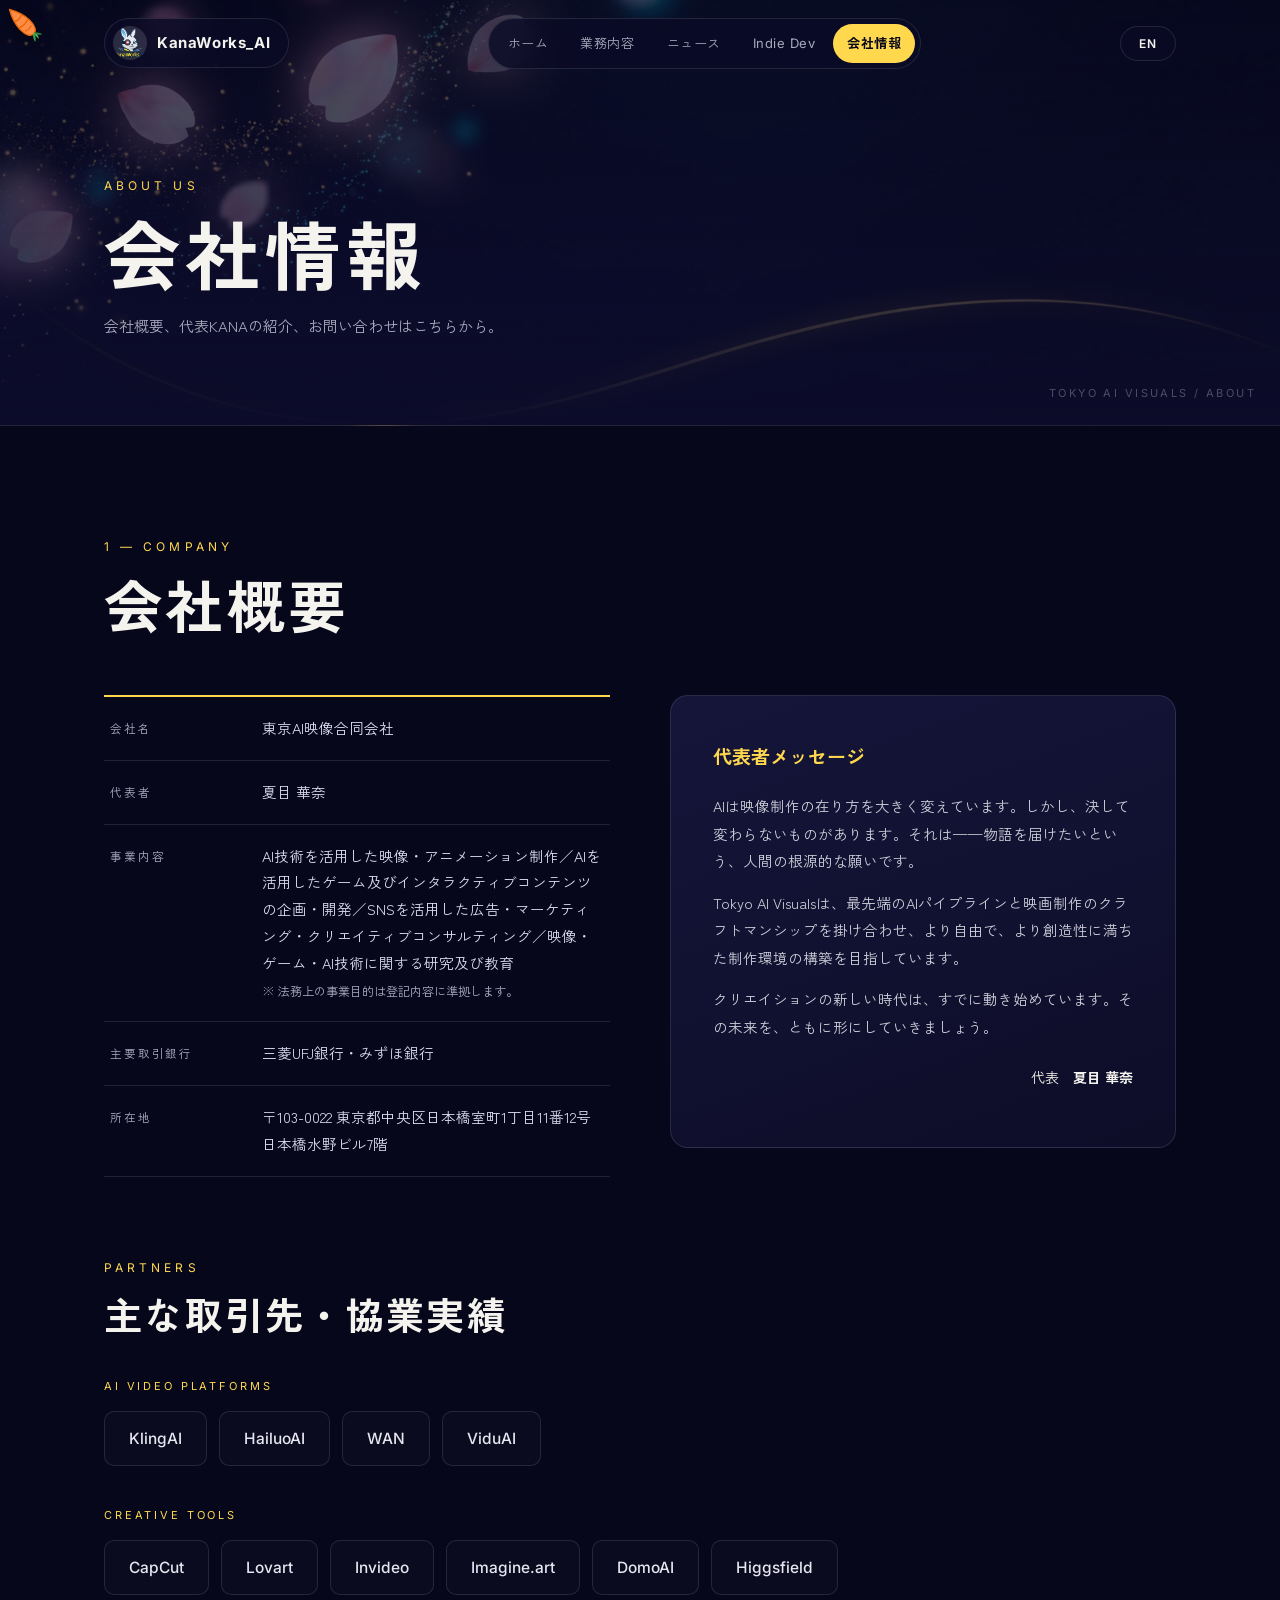
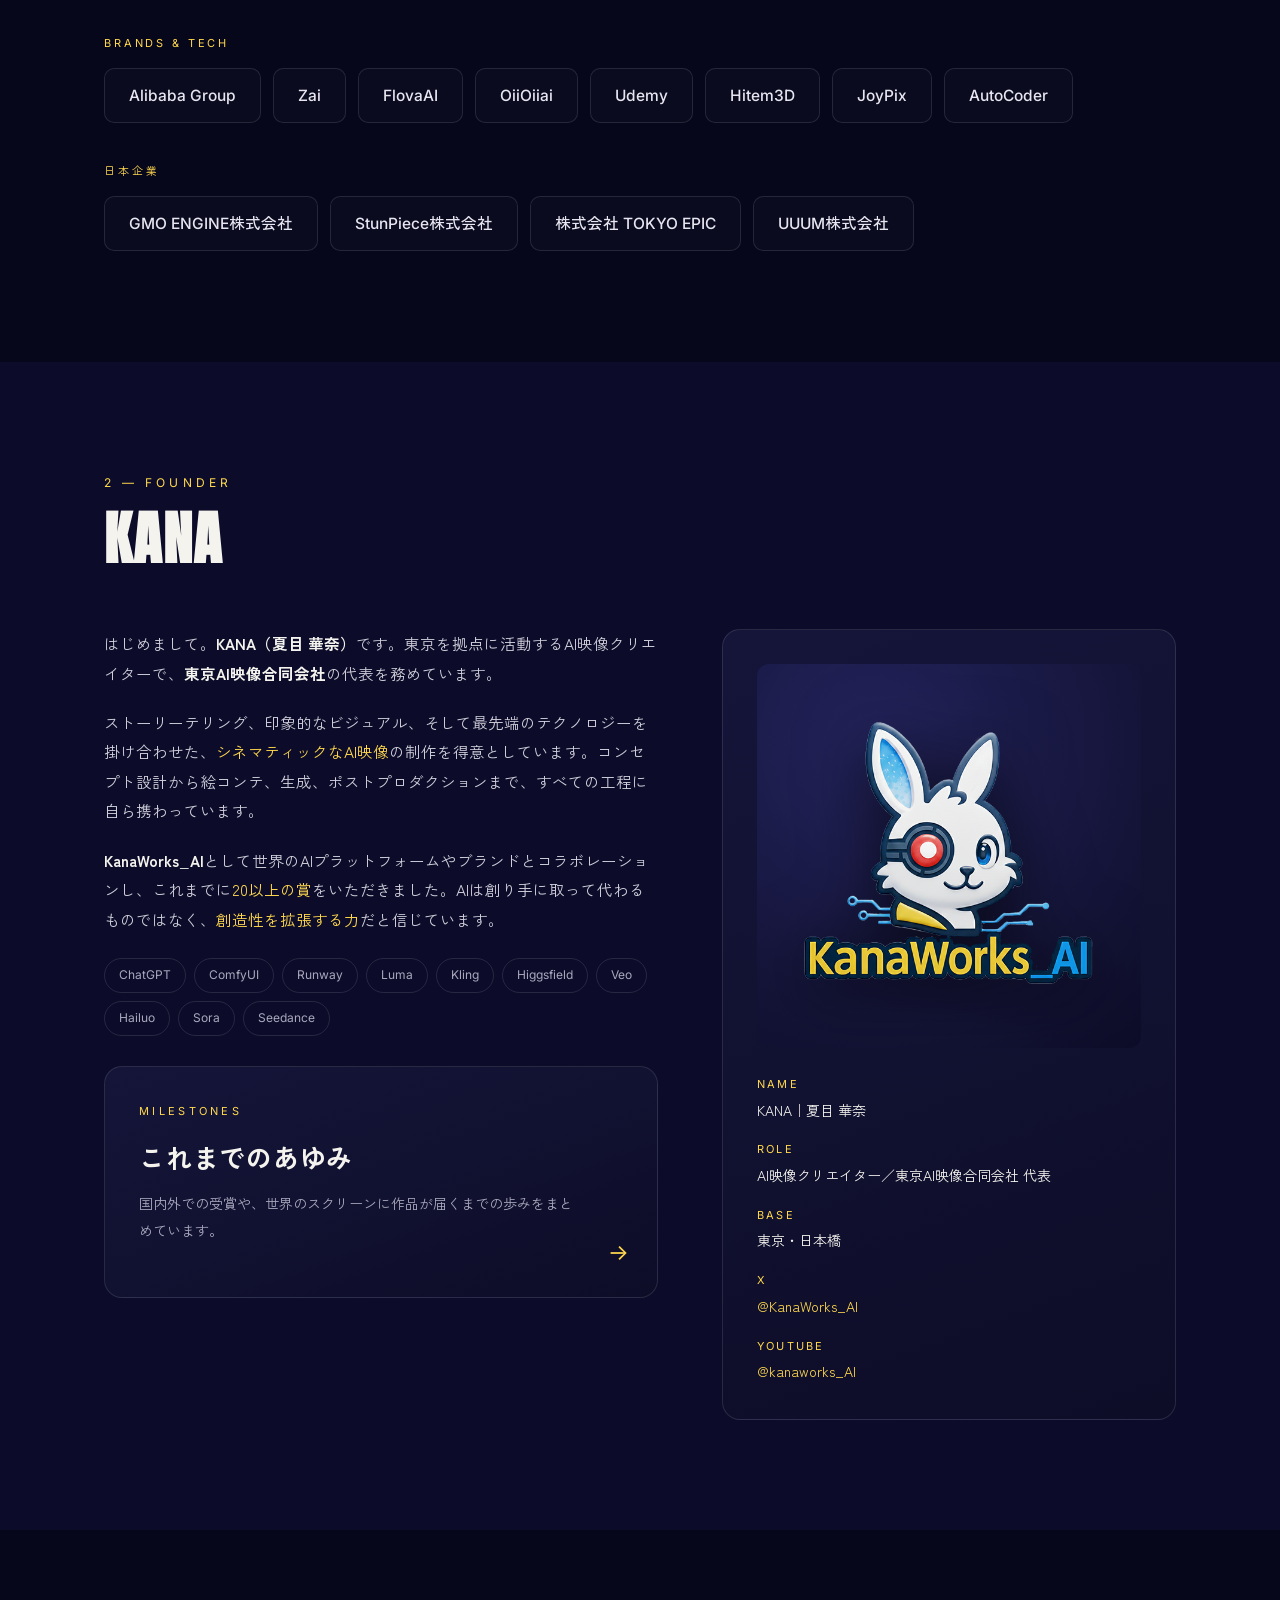
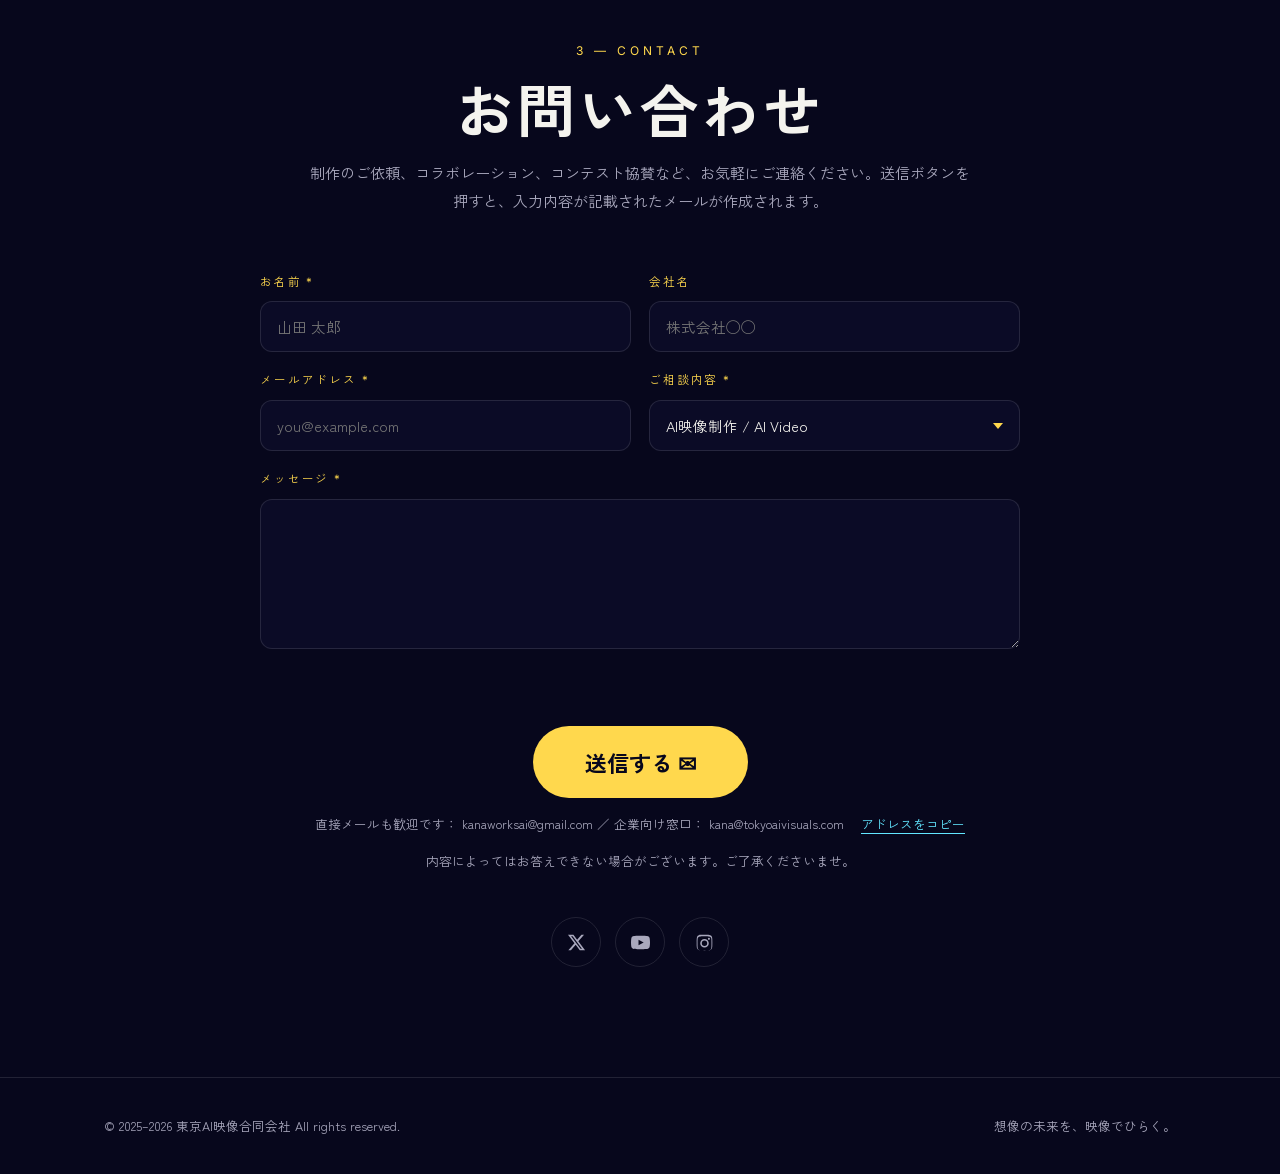
<file: about.html>
<!DOCTYPE html>
<html lang="ja" data-lang="jp">
<head>
<meta charset="UTF-8">
<meta name="viewport" content="width=device-width, initial-scale=1">
<title>会社情報 | 東京AI映像合同会社 — Tokyo AI Visuals LLC</title>
<meta name="description" content="東京AI映像合同会社（Tokyo AI Visuals LLC）の会社概要、代表KANAの紹介、お問い合わせ。">
<meta property="og:image" content="https://www.tokyoaivisuals.com/assets/page-hero-bg.jpg">
<link rel="icon" href="assets/logo500.png">
<link rel="preconnect" href="https://fonts.googleapis.com">
<link rel="preconnect" href="https://fonts.gstatic.com" crossorigin>
<link href="https://fonts.googleapis.com/css2?family=Permanent+Marker&family=Anton&family=Zen+Kaku+Gothic+New:wght@300;400;500;700&family=Inter:wght@300;400;500;600;700&display=swap" rel="stylesheet">
<link rel="stylesheet" href="assets/style.css">
</head>
<body>

<div id="progress"></div>
<canvas id="fx"></canvas>
<div id="cursor"></div><div id="ring"></div>

<header>
  <div class="wrap nav">
    <a class="brand" href="index.html"><img src="assets/logo500.png" alt="KanaWorks_AI logo">KanaWorks_AI</a>
    <nav class="pill" id="navPill">
      <a href="index.html"><span class="jp">ホーム</span><span class="en">Home</span></a>
      <a href="services.html"><span class="jp">業務内容</span><span class="en">Services</span></a>
      <a href="news.html"><span class="jp">ニュース</span><span class="en">News</span></a>
      <a href="indie.html">Indie Dev</a>
      <a href="about.html" class="active"><span class="jp">会社情報</span><span class="en">About Us</span></a>
    </nav>
    <div style="display:flex;gap:8px;align-items:center">
      <button class="lang-btn" id="langBtn" onclick="toggleLang()">EN</button>
      <button class="menu-btn" onclick="document.getElementById('navPill').classList.toggle('open')">☰</button>
    </div>
  </div>
</header>

<section class="page-hero">
  <div class="wrap">
    <div class="num">ABOUT US</div>
    <h1><span class="jp">会社情報</span><span class="en">About Us</span></h1>
    <p class="lead jp">会社概要、代表KANAの紹介、お問い合わせはこちらから。</p>
    <p class="lead en">Company profile, founder KANA, and how to reach us.</p>
  </div>
  <div class="crumb">Tokyo AI Visuals / About</div>
</section>

<!-- 1. COMPANY -->
<section class="section" id="company">
  <div class="wrap">
    <div class="sec-head reveal">
      <div class="num">1 — COMPANY</div>
      <h2><span class="jp">会社概要</span><span class="en">Company</span></h2>
    </div>
    <div class="company-grid">
      <div class="company-table reveal">
        <div class="row"><div class="k"><span class="jp">会社名</span><span class="en">NAME</span></div><div class="v"><span class="jp">東京AI映像合同会社</span><span class="en">Tokyo AI Visuals LLC</span></div></div>
        <div class="row"><div class="k"><span class="jp">代表者</span><span class="en">FOUNDER</span></div><div class="v"><span class="jp">夏目 華奈</span><span class="en">Natsume Kana</span></div></div>
        <div class="row"><div class="k"><span class="jp">事業内容</span><span class="en">SERVICES</span></div><div class="v">
          <span class="jp">AI技術を活用した映像・アニメーション制作／AIを活用したゲーム及びインタラクティブコンテンツの企画・開発／SNSを活用した広告・マーケティング・クリエイティブコンサルティング／映像・ゲーム・AI技術に関する研究及び教育<br><small style="color:var(--ink-soft)">※ 法務上の事業目的は登記内容に準拠します。</small></span>
          <span class="en">AI-powered video &amp; animation / AI game &amp; interactive content / SNS advertising &amp; creative consulting / Research &amp; education in video, games &amp; AI</span>
        </div></div>
        <div class="row"><div class="k"><span class="jp">主要取引銀行</span><span class="en">BANKS</span></div><div class="v"><span class="jp">三菱UFJ銀行・みずほ銀行</span><span class="en">MUFG Bank / Mizuho Bank</span></div></div>
        <div class="row"><div class="k"><span class="jp">所在地</span><span class="en">ADDRESS</span></div><div class="v"><span class="jp">〒103-0022 東京都中央区日本橋室町1丁目11番12号 日本橋水野ビル7階</span><span class="en">7F Nihonbashi Mizuno Bldg., 1-11-12 Nihonbashi-Muromachi, Chuo-ku, Tokyo 103-0022, Japan</span></div></div>
      </div>
      <div class="company-msg reveal d1">
        <h3><span class="jp">代表者メッセージ</span><span class="en">Message from the Founder</span></h3>
        <p class="jp">AIは映像制作の在り方を大きく変えています。しかし、決して変わらないものがあります。それは——物語を届けたいという、人間の根源的な願いです。</p>
        <p class="jp">Tokyo AI Visualsは、最先端のAIパイプラインと映画制作のクラフトマンシップを掛け合わせ、より自由で、より創造性に満ちた制作環境の構築を目指しています。</p>
        <p class="jp">クリエイションの新しい時代は、すでに動き始めています。その未来を、ともに形にしていきましょう。</p>
        <p class="en">AI is profoundly changing how films are made. Yet one thing never changes — the fundamentally human desire to tell stories.</p>
        <p class="en">Tokyo AI Visuals combines state-of-the-art AI pipelines with the craftsmanship of filmmaking, building a freer and more creative production environment.</p>
        <p class="en">A new era of creation has already begun. Let's shape that future together.</p>
        <p class="sign"><span class="jp">代表　</span><span class="en">Founder　</span><b>夏目 華奈<span class="en"> / Natsume Kana</span></b></p>
      </div>
    </div>
  </div>
  <div class="wrap" style="margin-top:80px">
    <div class="sec-head reveal" style="margin-bottom:40px">
      <div class="num">PARTNERS</div>
      <h2 style="font-size:clamp(24px,3.4vw,38px)"><span class="jp">主な取引先・協業実績</span><span class="en">Clients &amp; Partners</span></h2>
    </div>
    <div class="partner-wall reveal">
      <div class="partner-group">
        <div class="tag">AI Video Platforms</div>
        <div class="partner-names"><span>KlingAI</span><span>HailuoAI</span><span>WAN</span><span>ViduAI</span></div>
      </div>
      <div class="partner-group">
        <div class="tag">Creative Tools</div>
        <div class="partner-names"><span>CapCut</span><span>Lovart</span><span>Invideo</span><span>Imagine.art</span><span>DomoAI</span><span>Higgsfield</span></div>
      </div>
      <div class="partner-group">
        <div class="tag">Brands &amp; Tech</div>
        <div class="partner-names"><span>Alibaba Group</span><span>Zai</span><span>FlovaAI</span><span>OiiOiiai</span><span>Udemy</span><span>Hitem3D</span><span>JoyPix</span><span>AutoCoder</span></div>
      </div>
      <div class="partner-group">
        <div class="tag"><span class="jp">日本企業</span><span class="en">Japanese Companies</span></div>
        <div class="partner-names"><span>GMO ENGINE株式会社</span><span>StunPiece株式会社</span><span>株式会社 TOKYO EPIC</span><span>UUUM株式会社</span></div>
      </div>
    </div>
  </div>
</section>

<!-- 2. KANA -->
<section class="section alt" id="kana">
  <div class="wrap">
    <div class="sec-head reveal">
      <div class="num">2 — FOUNDER</div>
      <h2>KANA</h2>
    </div>
    <div class="about-grid">
      <div class="reveal">
        <p class="jp">はじめまして。<b>KANA（夏目 華奈）</b>です。東京を拠点に活動するAI映像クリエイターで、<b>東京AI映像合同会社</b>の代表を務めています。</p>
        <p class="jp">ストーリーテリング、印象的なビジュアル、そして最先端のテクノロジーを掛け合わせた、<span class="hl">シネマティックなAI映像</span>の制作を得意としています。コンセプト設計から絵コンテ、生成、ポストプロダクションまで、すべての工程に自ら携わっています。</p>
        <p class="jp"><b>KanaWorks_AI</b>として世界のAIプラットフォームやブランドとコラボレーションし、これまでに<span class="hl">20以上の賞</span>をいただきました。AIは創り手に取って代わるものではなく、<span class="hl">創造性を拡張する力</span>だと信じています。</p>
        <p class="en">Hi, I'm <b>KANA (Natsume Kana)</b> — an AI video creator based in Tokyo and the founder of <b>Tokyo AI Visuals LLC</b>.</p>
        <p class="en">I specialize in <span class="hl">cinematic AI-generated video</span> fusing storytelling, striking visuals and cutting-edge technology — hands-on through every stage from concept to post.</p>
        <p class="en">Through <b>KanaWorks_AI</b> I've collaborated with global AI platforms and brands, earning <span class="hl">20+ awards</span> along the way. I believe AI is not a replacement for creators — it's <span class="hl">a powerful extension of creative expression</span>.</p>
        <div class="tools">
          <span class="chip">ChatGPT</span><span class="chip">ComfyUI</span><span class="chip">Runway</span><span class="chip">Luma</span><span class="chip">Kling</span><span class="chip">Higgsfield</span><span class="chip">Veo</span><span class="chip">Hailuo</span><span class="chip">Sora</span><span class="chip">Seedance</span>
        </div>
        <a class="x-card tilt" href="honors.html" style="margin-top:30px">
          <div class="x-num">MILESTONES</div>
          <h3><span class="jp">これまでのあゆみ</span><span class="en">Milestones</span></h3>
          <p class="jp">国内外での受賞や、世界のスクリーンに作品が届くまでの歩みをまとめています。</p>
          <p class="en">A quiet record of the awards and the screens our work has reached.</p>
          <span class="arrow">→</span>
        </a>
      </div>
      <aside class="profile-card reveal d1 tilt">
        <div class="ph"><img src="assets/logo500.png" alt="KanaWorks_AI mascot"></div>
        <dl>
          <dt>NAME</dt><dd>KANA｜夏目 華奈</dd>
          <dt>ROLE</dt><dd><span class="jp">AI映像クリエイター／東京AI映像合同会社 代表</span><span class="en">AI Video Creator / Founder, Tokyo AI Visuals LLC</span></dd>
          <dt>BASE</dt><dd><span class="jp">東京・日本橋</span><span class="en">Nihonbashi, Tokyo</span></dd>
          <dt>X</dt><dd><a href="https://x.com/KanaWorks_AI" target="_blank" rel="noopener" style="color:var(--yellow)">@KanaWorks_AI</a></dd>
          <dt>YOUTUBE</dt><dd><a href="https://www.youtube.com/@kanaworks_AI" target="_blank" rel="noopener" style="color:var(--yellow)">@kanaworks_AI</a></dd>
        </dl>
      </aside>
    </div>
  </div>
</section>

<!-- 3. CONTACT -->
<section class="section" id="contact">
  <div class="wrap">
    <div class="sec-head reveal" style="text-align:center">
      <div class="num">3 — CONTACT</div>
      <h2><span class="jp">お問い合わせ</span><span class="en">Contact Us</span></h2>
      <p class="lead jp" style="margin-left:auto;margin-right:auto">制作のご依頼、コラボレーション、コンテスト協賛など、お気軽にご連絡ください。送信ボタンを押すと、入力内容が記載されたメールが作成されます。</p>
      <p class="lead en" style="margin-left:auto;margin-right:auto">Production requests, collaborations, sponsorships — all welcome. Submitting opens an email with your message ready to send.</p>
    </div>
    <div class="form-wrap reveal">
      <form onsubmit="return sendForm(event)">
        <div class="form-grid">
          <div class="field">
            <label><span class="jp">お名前 *</span><span class="en">Name *</span></label>
            <input name="name" required placeholder="山田 太郎">
          </div>
          <div class="field">
            <label><span class="jp">会社名</span><span class="en">Company</span></label>
            <input name="company" placeholder="株式会社◯◯">
          </div>
          <div class="field">
            <label><span class="jp">メールアドレス *</span><span class="en">Email *</span></label>
            <input name="email" type="email" required placeholder="you@example.com">
          </div>
          <div class="field">
            <label><span class="jp">ご相談内容 *</span><span class="en">Topic *</span></label>
            <select name="type" required>
              <option>AI映像制作 / AI Video</option>
              <option>AI広告 / AI Ads</option>
              <option>AIゲーム宣伝 / Game Promotion</option>
              <option>ツール検証・PR / Tool Testing &amp; PR</option>
              <option>コンテスト協賛 / Contest Sponsorship</option>
              <option>その他 / Other</option>
            </select>
          </div>
          <div class="field full">
            <label><span class="jp">メッセージ *</span><span class="en">Message *</span></label>
            <textarea name="message" required placeholder=""></textarea>
          </div>
        </div>
        <div class="form-actions">
          <button class="mail-btn magnet" type="submit" style="border:0;cursor:pointer"><span class="jp">送信する ✉</span><span class="en">Send ✉</span></button>
          <p class="form-note">
            <span class="jp">直接メールも歓迎です： kanaworksai@gmail.com ／ 企業向け窓口： kana@tokyoaivisuals.com　</span>
            <span class="en">Or email directly: kanaworksai@gmail.com / business: kana@tokyoaivisuals.com　</span>
            <button type="button" class="copy-mail" data-ok="✓ Copied" onclick="copyMail(this)"><span class="jp">アドレスをコピー</span><span class="en">Copy address</span></button>
          </p>
          <p class="form-note jp">内容によってはお答えできない場合がございます。ご了承くださいませ。</p>
        </div>
      </form>
      <div class="socials">
        <a class="magnet" href="https://x.com/KanaWorks_AI" target="_blank" rel="noopener" aria-label="X"><svg viewBox="0 0 24 24"><path d="M18.244 2.25h3.308l-7.227 8.26 8.502 11.24H16.17l-5.214-6.817L4.99 21.75H1.68l7.73-8.835L1.254 2.25H8.08l4.713 6.231zm-1.161 17.52h1.833L7.084 4.126H5.117z"/></svg></a>
        <a class="magnet" href="https://www.youtube.com/@kanaworks_AI" target="_blank" rel="noopener" aria-label="YouTube"><svg viewBox="0 0 24 24"><path d="M23.5 6.2a3 3 0 0 0-2.1-2.1C19.5 3.5 12 3.5 12 3.5s-7.5 0-9.4.6A3 3 0 0 0 .5 6.2 31.3 31.3 0 0 0 0 12a31.3 31.3 0 0 0 .5 5.8 3 3 0 0 0 2.1 2.1c1.9.6 9.4.6 9.4.6s7.5 0 9.4-.6a3 3 0 0 0 2.1-2.1A31.3 31.3 0 0 0 24 12a31.3 31.3 0 0 0-.5-5.8zM9.5 15.5v-7l6.5 3.5z"/></svg></a>
        <a class="magnet" href="https://www.instagram.com/kanaworksai/" target="_blank" rel="noopener" aria-label="Instagram"><svg viewBox="0 0 24 24"><path d="M12 2.2c3.2 0 3.6 0 4.9.1 1.2.1 1.8.2 2.2.4.6.2 1 .5 1.4.9.4.4.7.8.9 1.4.2.4.4 1 .4 2.2.1 1.3.1 1.7.1 4.9s0 3.6-.1 4.9c-.1 1.2-.2 1.8-.4 2.2-.2.6-.5 1-.9 1.4-.4.4-.8.7-1.4.9-.4.2-1 .4-2.2.4-1.3.1-1.7.1-4.9.1s-3.6 0-4.9-.1c-1.2-.1-1.8-.2-2.2-.4-.6-.2-1-.5-1.4-.9-.4-.4-.7-.8-.9-1.4-.2-.4-.4-1-.4-2.2-.1-1.3-.1-1.7-.1-4.9s0-3.6.1-4.9c.1-1.2.2-1.8.4-2.2.2-.6.5-1 .9-1.4.4-.4.8-.7 1.4-.9.4-.2 1-.4 2.2-.4 1.3-.1 1.7-.1 4.9-.1zm0 2c-3.1 0-3.5 0-4.8.1-1.1.1-1.5.2-1.8.3-.5.2-.8.4-1.1.7-.3.3-.5.6-.7 1.1-.1.3-.3.7-.3 1.8-.1 1.3-.1 1.7-.1 4.8s0 3.5.1 4.8c.1 1.1.2 1.5.3 1.8.2.5.4.8.7 1.1.3.3.6.5 1.1.7.3.1.7.3 1.8.3 1.3.1 1.7.1 4.8.1s3.5 0 4.8-.1c1.1-.1 1.5-.2 1.8-.3.5-.2.8-.4 1.1-.7.3-.3.5-.6.7-1.1.1-.3.3-.7.3-1.8.1-1.3.1-1.7.1-4.8s0-3.5-.1-4.8c-.1-1.1-.2-1.5-.3-1.8-.2-.5-.4-.8-.7-1.1-.3-.3-.6-.5-1.1-.7-.3-.1-.7-.3-1.8-.3-1.3-.1-1.7-.1-4.8-.1zm0 3.4a5.4 5.4 0 1 1 0 10.8 5.4 5.4 0 0 1 0-10.8zm0 2a3.4 3.4 0 1 0 0 6.8 3.4 3.4 0 0 0 0-6.8zm5.6-3.5a1.3 1.3 0 1 1 0 2.6 1.3 1.3 0 0 1 0-2.6z"/></svg></a>
      </div>
    </div>
  </div>
</section>

<footer>
  <div class="wrap">
    <span class="jp">© 2025–2026 東京AI映像合同会社 All rights reserved.</span>
    <span class="en">© 2025–2026 Tokyo AI Visuals LLC. All rights reserved.</span>
    <span class="jp">想像の未来を、映像でひらく。</span>
    <span class="en">Exploring the future of generative cinema.</span>
  </div>
</footer>

<button id="toTop" aria-label="Back to top">↑</button>
<script src="assets/main.js"></script>
</body>
</html>
</file>
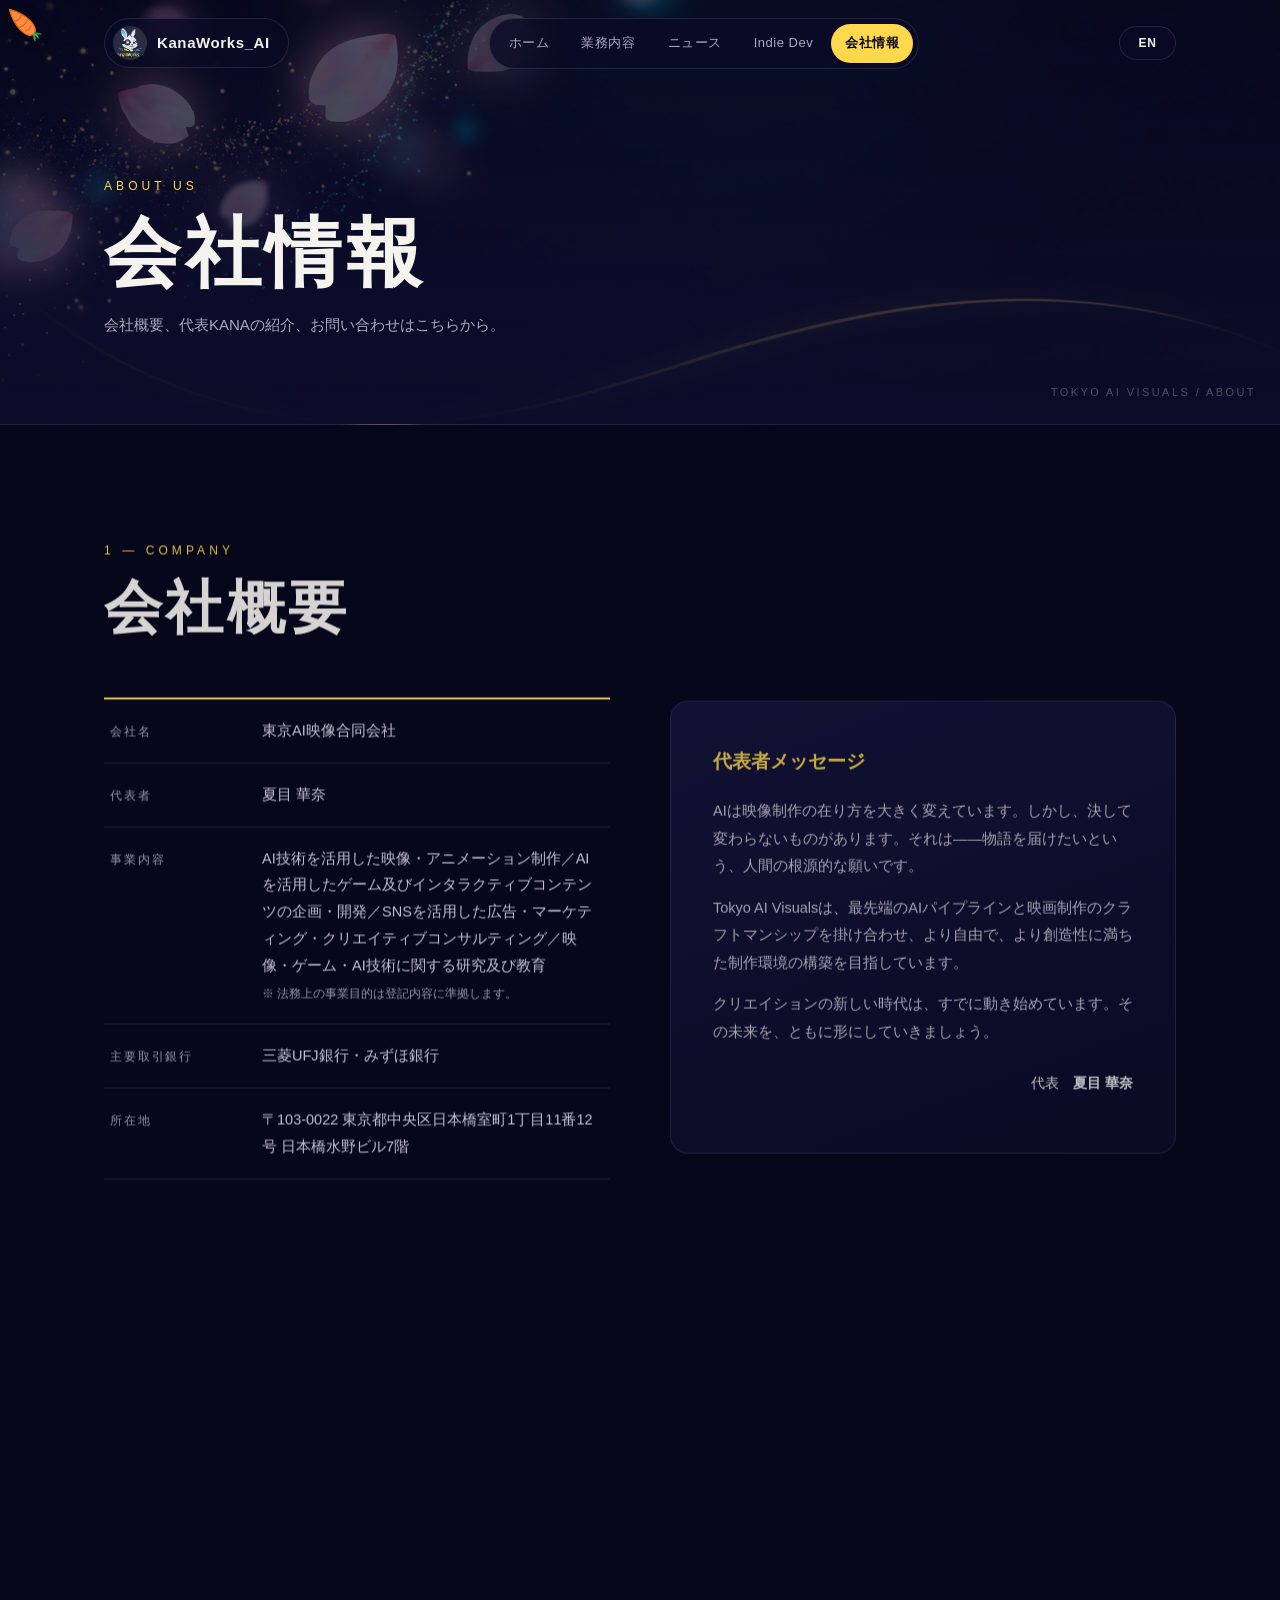
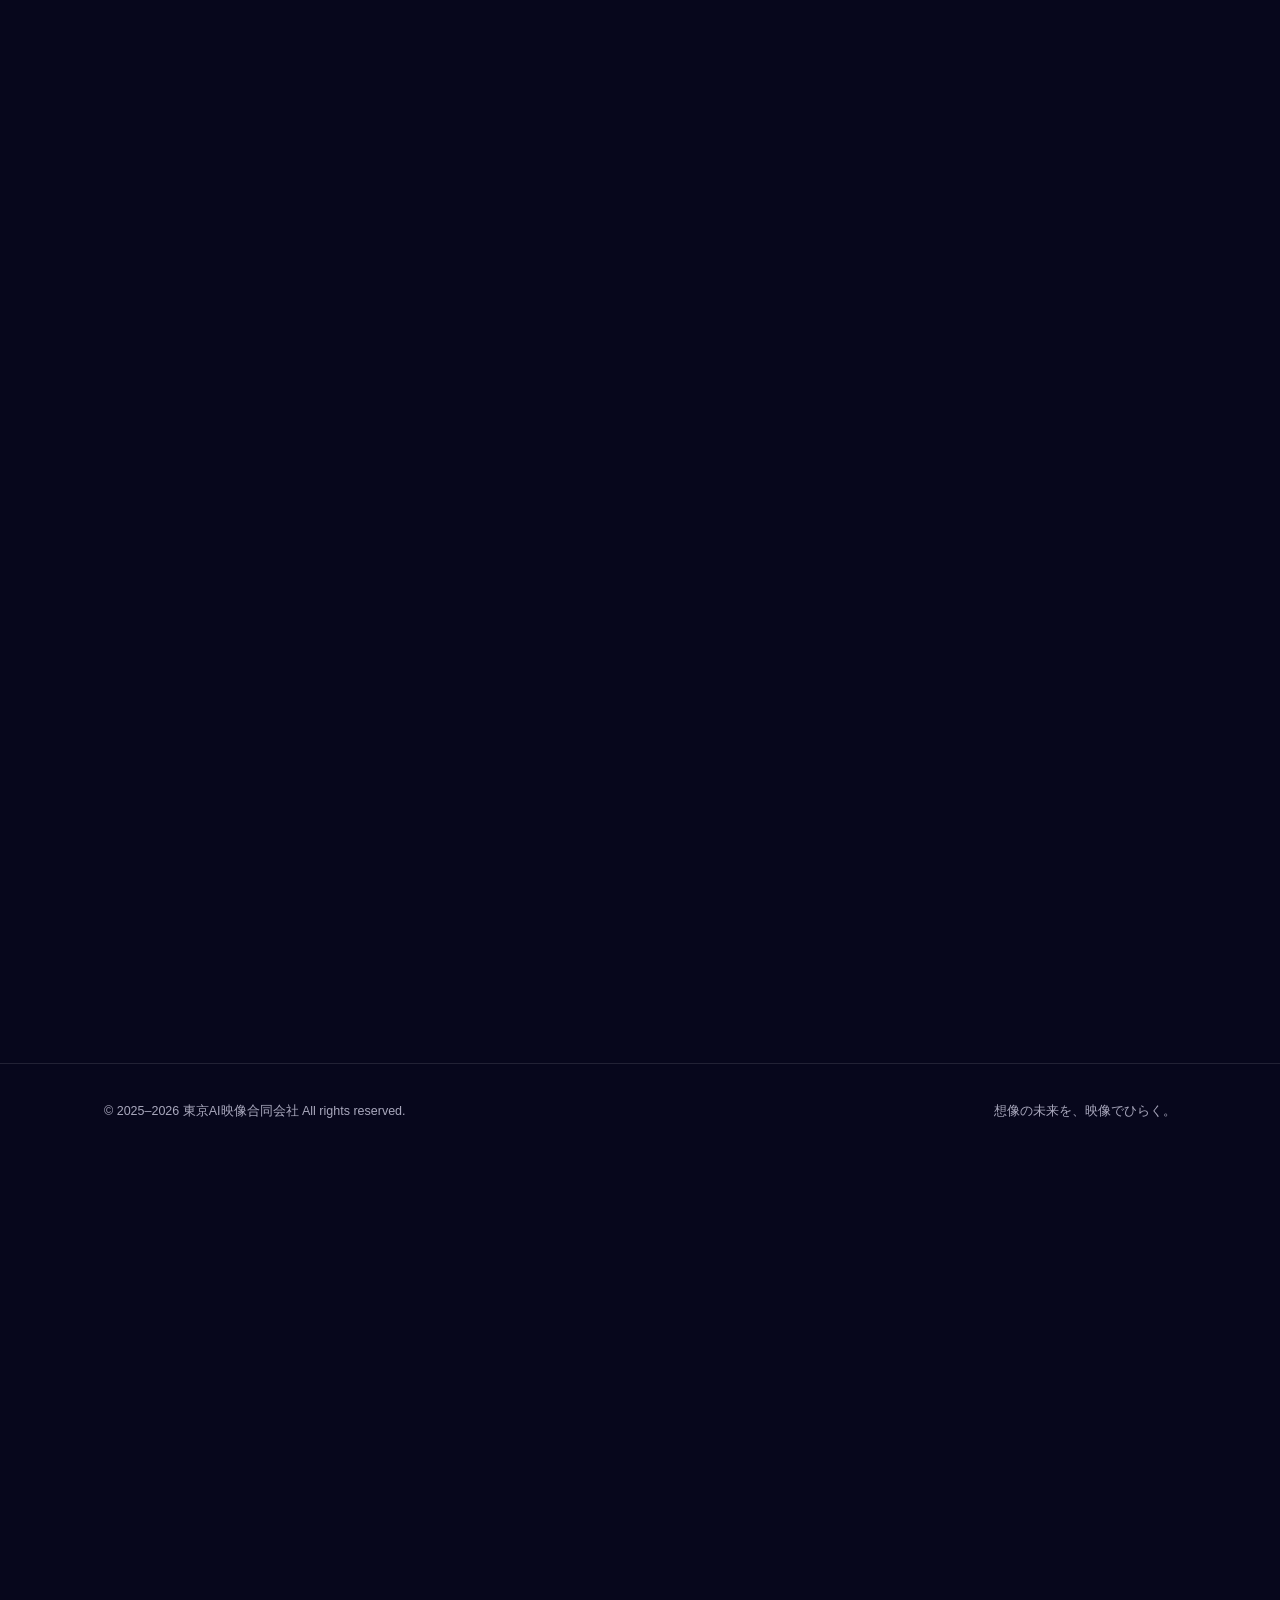
<file: company.html>
<!DOCTYPE html><html><head><meta charset="UTF-8"><meta http-equiv="refresh" content="0;url=about.html"><link rel="canonical" href="about.html"></head><body><a href="about.html">Moved</a></body></html>
</file>
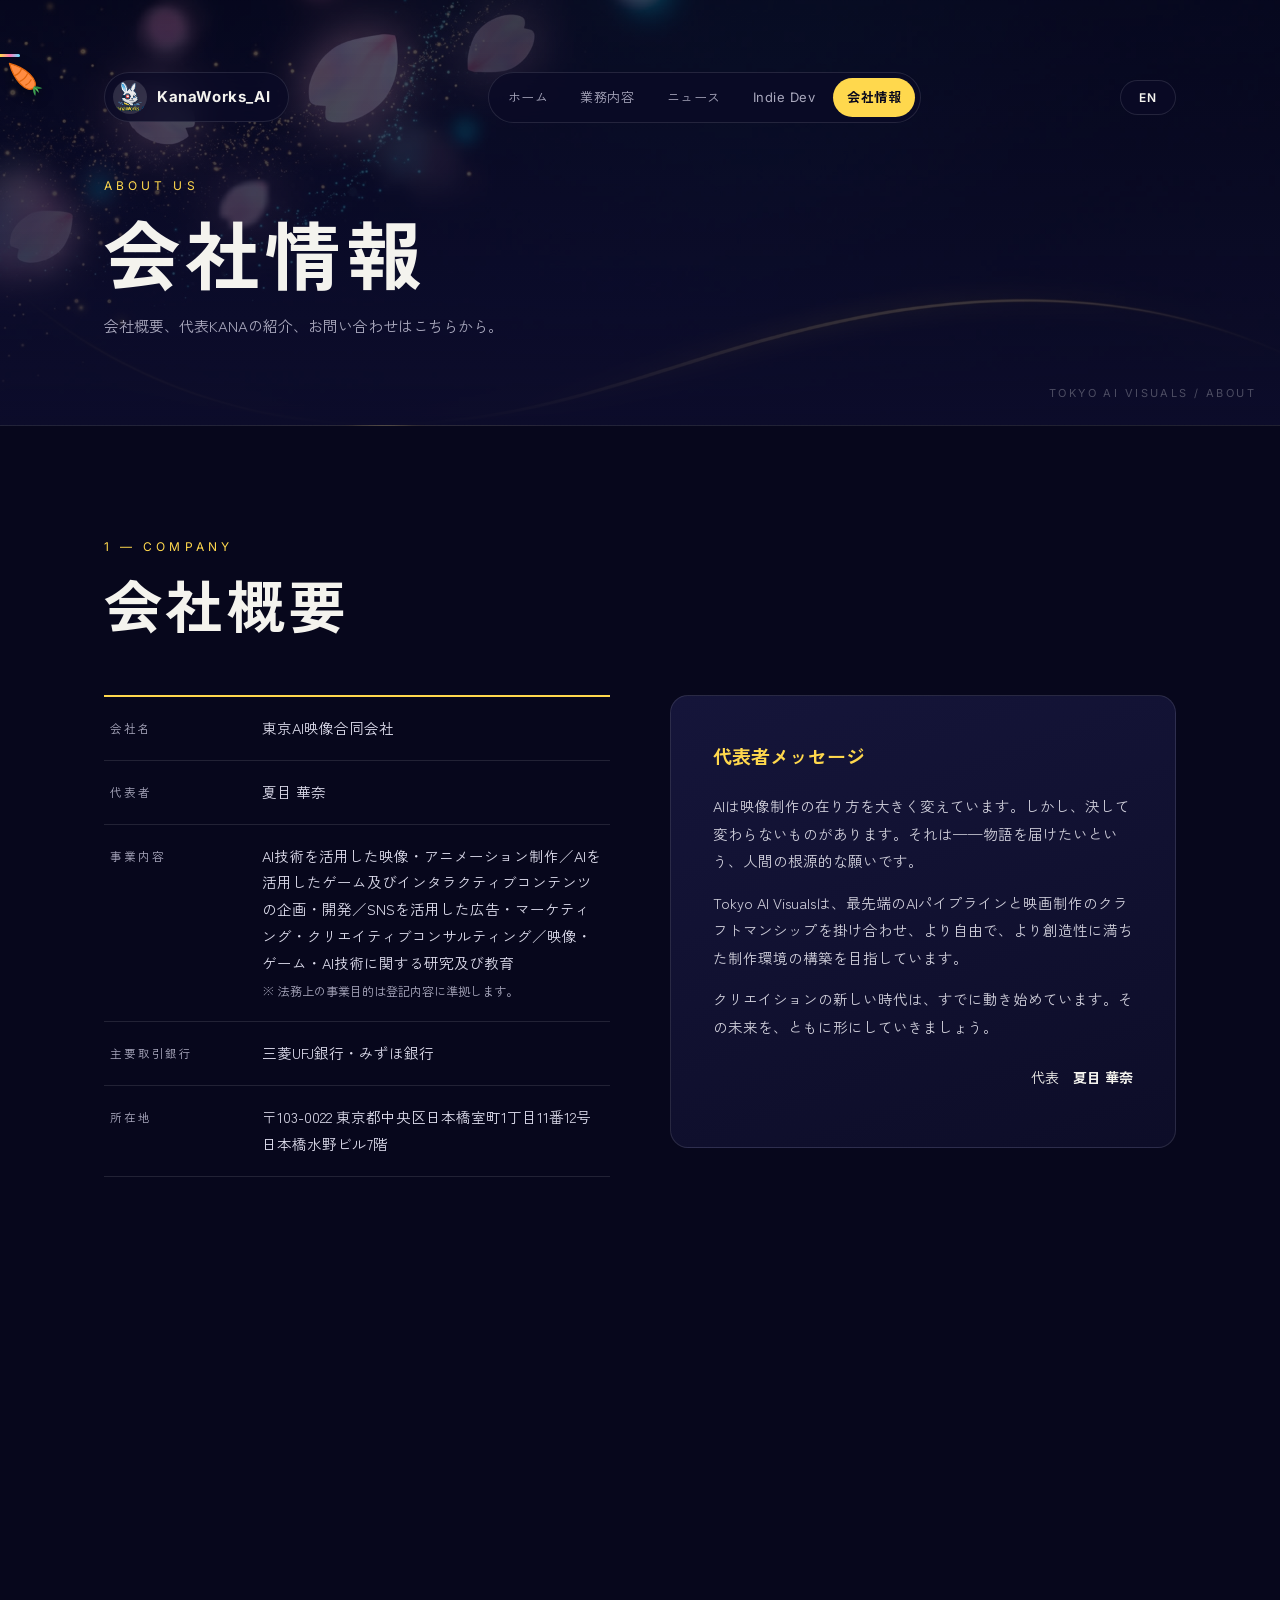
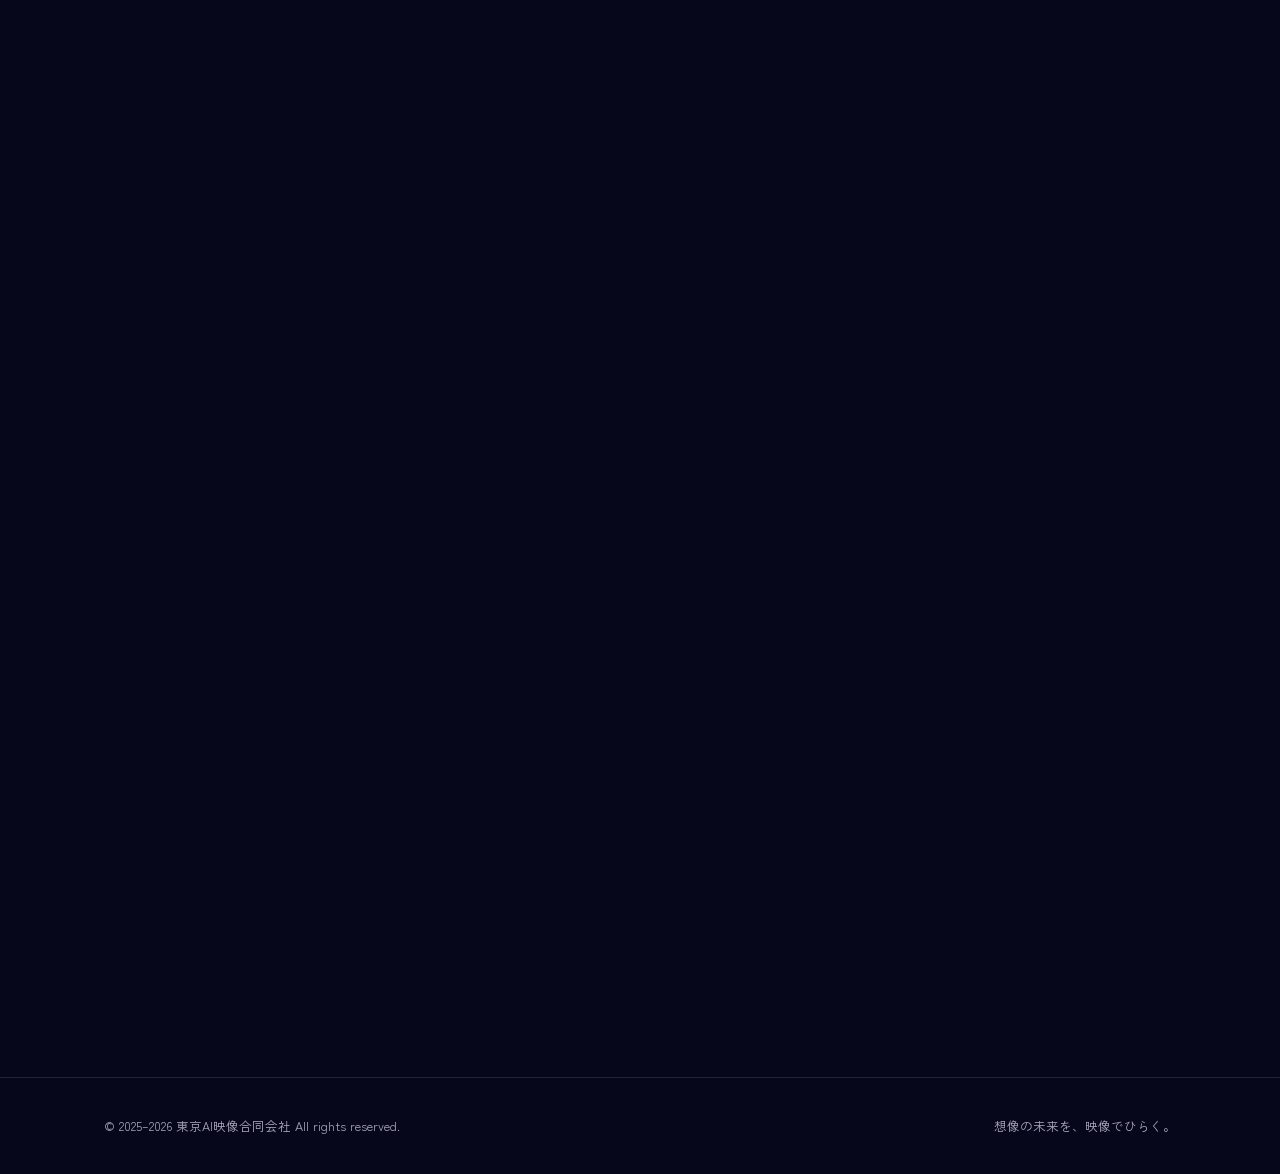
<file: contact.html>
<!DOCTYPE html><html><head><meta charset="UTF-8"><meta http-equiv="refresh" content="0;url=about.html#contact"><link rel="canonical" href="about.html#contact"></head><body><a href="about.html#contact">Moved</a></body></html>
</file>
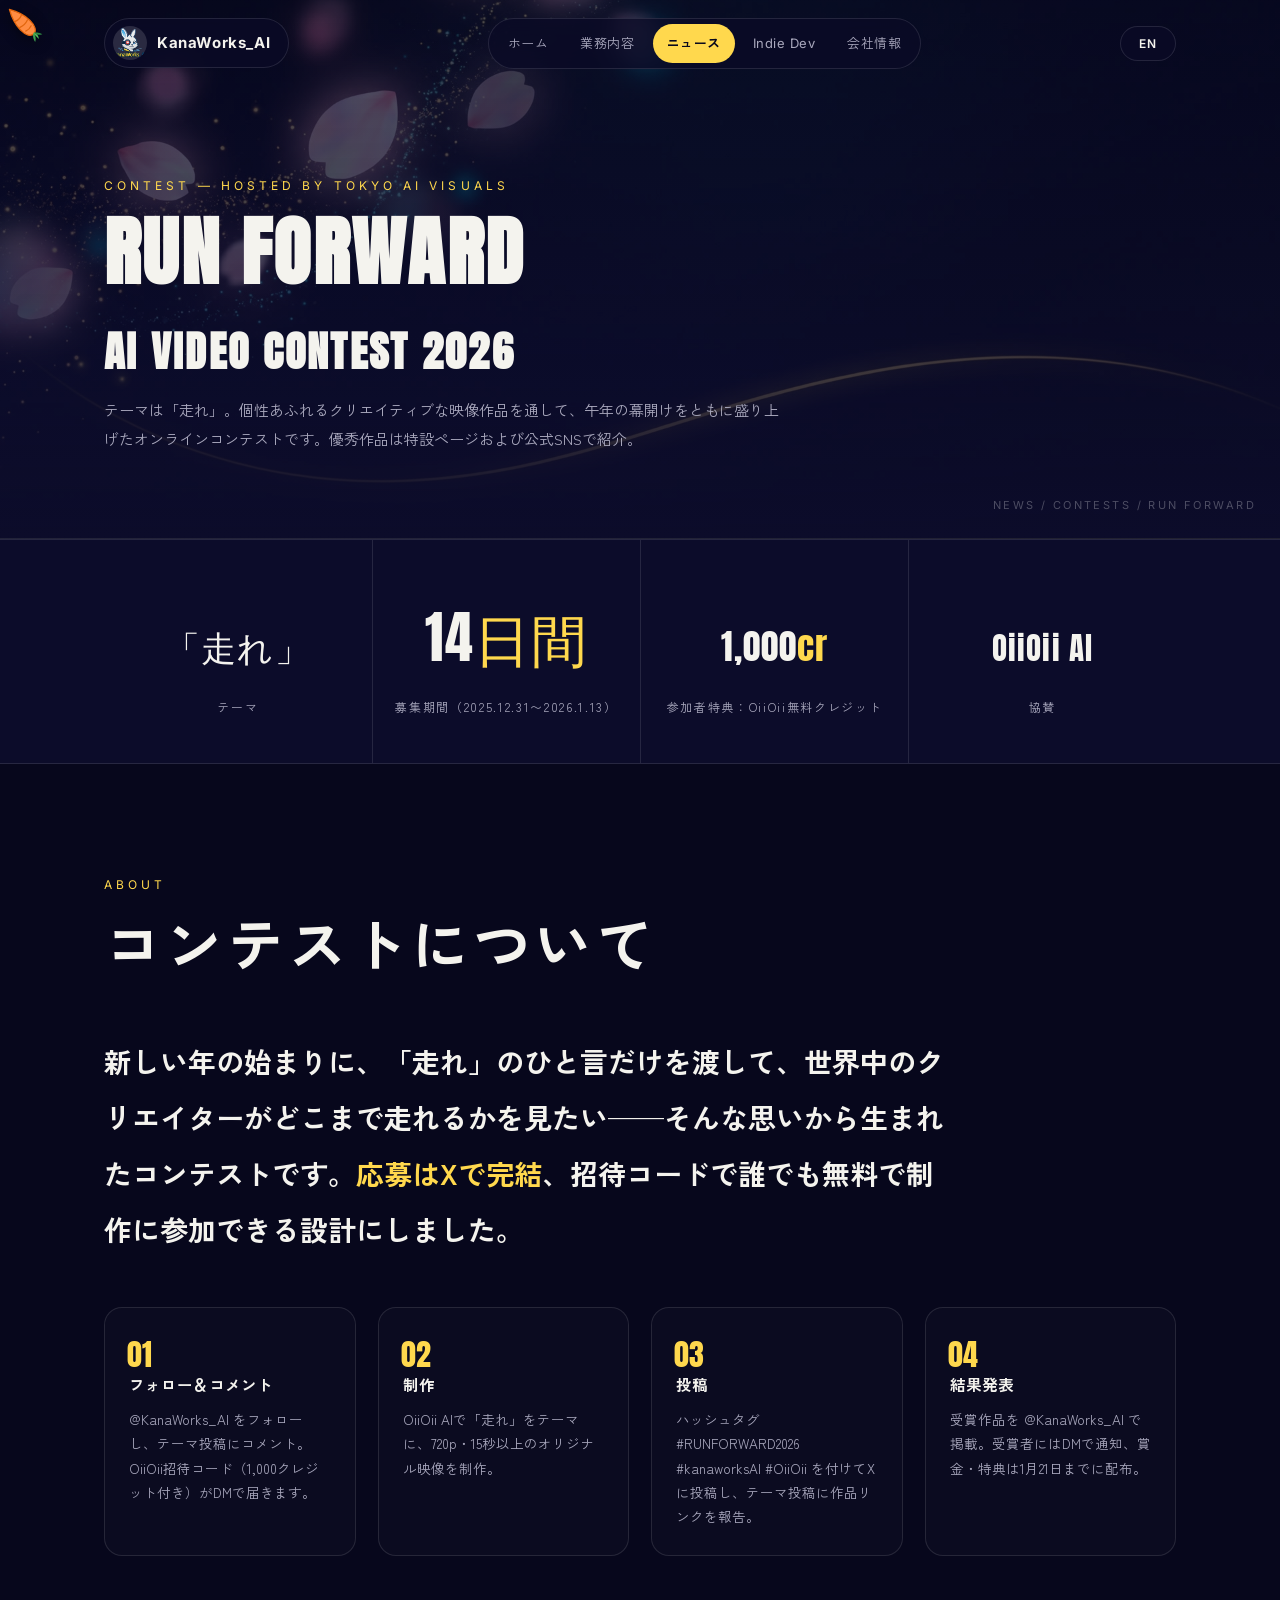
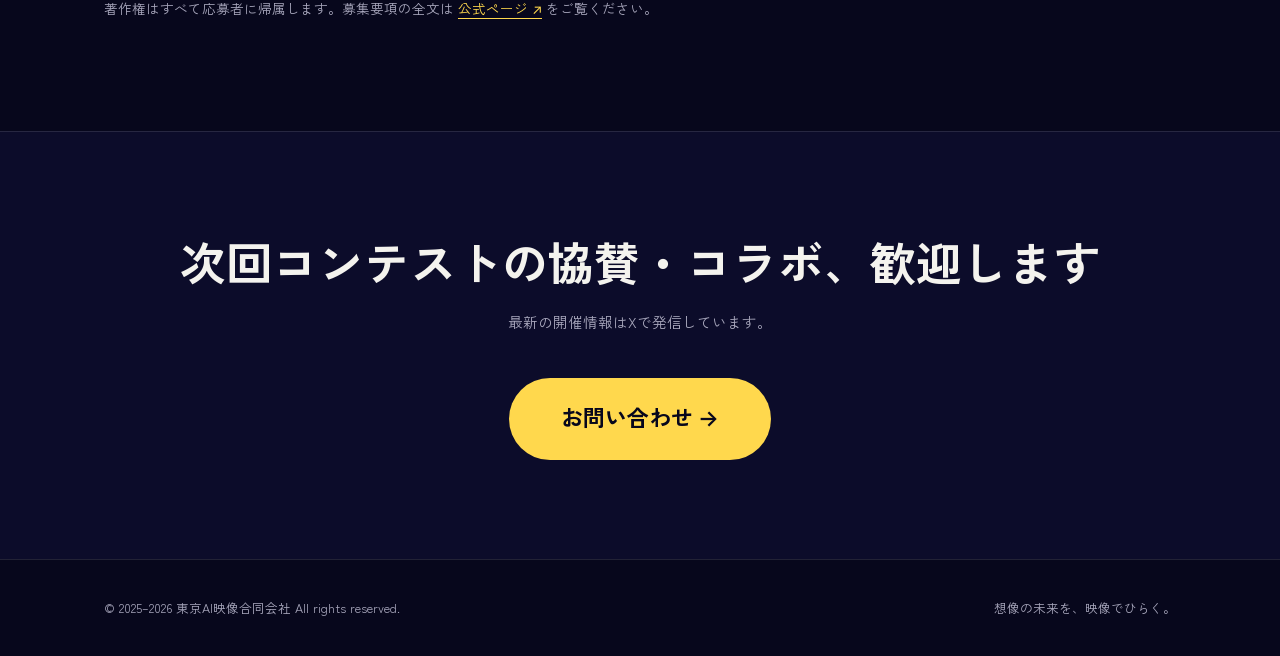
<file: contest-run-forward.html>
<!DOCTYPE html>
<html lang="ja" data-lang="jp">
<head>
<meta charset="UTF-8">
<meta name="viewport" content="width=device-width, initial-scale=1">
<title>RUN FORWARD : AI VIDEO CONTEST 2026 | Tokyo AI Visuals</title>
<meta name="description" content="Tokyo AI Visuals主催・OiiOii AI協賛。テーマ「走れ」。午年の幕開けを盛り上げたオンラインAI映像コンテスト。">
<meta property="og:image" content="https://www.tokyoaivisuals.com/assets/page-hero-bg.jpg">
<link rel="icon" href="assets/logo500.png">
<link rel="preconnect" href="https://fonts.googleapis.com">
<link rel="preconnect" href="https://fonts.gstatic.com" crossorigin>
<link href="https://fonts.googleapis.com/css2?family=Permanent+Marker&family=Anton&family=Zen+Kaku+Gothic+New:wght@300;400;500;700&family=Inter:wght@300;400;500;600;700&display=swap" rel="stylesheet">
<link rel="stylesheet" href="assets/style.css">
</head>
<body>

<div id="progress"></div>
<canvas id="fx"></canvas>
<div id="cursor"></div><div id="ring"></div>

<header>
  <div class="wrap nav">
    <a class="brand" href="index.html"><img src="assets/logo500.png" alt="KanaWorks_AI logo">KanaWorks_AI</a>
    <nav class="pill" id="navPill">
      <a href="index.html"><span class="jp">ホーム</span><span class="en">Home</span></a>
      <a href="services.html"><span class="jp">業務内容</span><span class="en">Services</span></a>
      <a href="news.html" class="active"><span class="jp">ニュース</span><span class="en">News</span></a>
      <a href="indie.html">Indie Dev</a>
      <a href="about.html"><span class="jp">会社情報</span><span class="en">About Us</span></a>
    </nav>
    <div style="display:flex;gap:8px;align-items:center">
      <button class="lang-btn" id="langBtn" onclick="toggleLang()">EN</button>
      <button class="menu-btn" onclick="document.getElementById('navPill').classList.toggle('open')">☰</button>
    </div>
  </div>
</header>

<section class="page-hero">
  <div class="wrap">
    <div class="num">CONTEST — HOSTED BY TOKYO AI VISUALS</div>
    <h1>RUN FORWARD<br><span style="font-size:.55em">AI VIDEO CONTEST 2026</span></h1>
    <p class="lead jp">テーマは「走れ」。個性あふれるクリエイティブな映像作品を通して、午年の幕開けをともに盛り上げたオンラインコンテストです。優秀作品は特設ページおよび公式SNSで紹介。</p>
    <p class="lead en">Theme: "Run." An online contest that kicked off the Year of the Horse through bold, creative AI films — winners featured on the special page and official SNS.</p>
  </div>
  <div class="crumb">News / Contests / RUN FORWARD</div>
</section>

<div class="stats four">
  <div class="wrap">
    <div class="stat"><div class="num"><span class="jp" style="font-size:.62em">「走れ」</span><span class="en" style="font-size:.62em">"RUN"</span></div><div class="label jp">テーマ</div><div class="label en">Theme</div></div>
    <div class="stat"><div class="num"><span class="cnt" data-n="14">0</span><span class="plus jp">日間</span><span class="plus en">days</span></div><div class="label jp">募集期間（2025.12.31〜2026.1.13）</div><div class="label en">Entry window (Dec 31 – Jan 13)</div></div>
    <div class="stat"><div class="num"><span style="font-size:.62em">1,000<span class="plus">cr</span></span></div><div class="label jp">参加者特典：OiiOii無料クレジット</div><div class="label en">Entry bonus: free OiiOii credits</div></div>
    <div class="stat"><div class="num"><span class="jp" style="font-size:.55em;line-height:1.4;display:inline-block">OiiOii AI</span><span class="en" style="font-size:.55em;line-height:1.4;display:inline-block">OiiOii AI</span></div><div class="label jp">協賛</div><div class="label en">Sponsor</div></div>
  </div>
</div>

<!-- ABOUT -->
<section class="section">
  <div class="wrap">
    <div class="sec-head reveal">
      <div class="num">ABOUT</div>
      <h2><span class="jp">コンテストについて</span><span class="en">About the Contest</span></h2>
    </div>
    <div class="quote-block reveal" style="padding-top:0">
      <p class="q jp">新しい年の始まりに、「走れ」のひと言だけを渡して、世界中のクリエイターがどこまで走れるかを見たい——そんな思いから生まれたコンテストです。<em>応募はXで完結</em>、招待コードで誰でも無料で制作に参加できる設計にしました。</p>
      <p class="q en">Hand creators a single word — "Run" — at the start of a new year, and see how far they go. <em>Entries complete entirely on X</em>, with invite codes letting anyone create for free.</p>
    </div>
    <div class="flow reveal" style="margin-top:50px">
      <div class="fl-step">
        <h4><span class="jp">フォロー＆コメント</span><span class="en">Follow &amp; Comment</span></h4>
        <p class="jp">@KanaWorks_AI をフォローし、テーマ投稿にコメント。OiiOii招待コード（1,000クレジット付き）がDMで届きます。</p>
        <p class="en">Follow @KanaWorks_AI and comment on the theme post — an OiiOii invite code (1,000 credits) arrives by DM.</p>
      </div>
      <div class="fl-step">
        <h4><span class="jp">制作</span><span class="en">Create</span></h4>
        <p class="jp">OiiOii AIで「走れ」をテーマに、720p・15秒以上のオリジナル映像を制作。</p>
        <p class="en">Make an original film on the theme "Run" with OiiOii AI — 720p, 15 sec or longer.</p>
      </div>
      <div class="fl-step">
        <h4><span class="jp">投稿</span><span class="en">Post</span></h4>
        <p class="jp">ハッシュタグ #RUNFORWARD2026 #kanaworksAI #OiiOii を付けてXに投稿し、テーマ投稿に作品リンクを報告。</p>
        <p class="en">Post on X with #RUNFORWARD2026 #kanaworksAI #OiiOii, then drop your link under the theme post.</p>
      </div>
      <div class="fl-step">
        <h4><span class="jp">結果発表</span><span class="en">Results</span></h4>
        <p class="jp">受賞作品を @KanaWorks_AI で掲載。受賞者にはDMで通知、賞金・特典は1月21日までに配布。</p>
        <p class="en">Winners featured on @KanaWorks_AI, notified by DM; prizes delivered by Jan 21.</p>
      </div>
    </div>
    <p class="works-note reveal" style="margin-top:40px"><span class="jp">著作権はすべて応募者に帰属します。募集要項の全文は</span><span class="en">All rights remain with entrants. Full guidelines: </span> <a href="https://www.tokyoaivisuals.com/contest/RUN-FORWARD" target="_blank" rel="noopener"><span class="jp">公式ページ</span><span class="en">official page</span> ↗</a><span class="jp"> をご覧ください。</span></p>
  </div>
</section>

<section class="cta-strip">
  <video class="bgv" autoplay muted loop playsinline src="assets/cta-bg.mp4"></video>
  <div class="bgshade"></div>
  <div class="wrap reveal">
    <h2><span class="jp">次回コンテストの協賛・コラボ、歓迎します</span><span class="en">Sponsor the Next One</span></h2>
    <p class="jp">最新の開催情報はXで発信しています。</p>
    <p class="en">Contest news lands first on X.</p>
    <a class="mail-btn magnet" href="about.html#contact"><span class="jp">お問い合わせ →</span><span class="en">Get in Touch →</span></a>
  </div>
</section>

<footer>
  <div class="wrap">
    <span class="jp">© 2025–2026 東京AI映像合同会社 All rights reserved.</span>
    <span class="en">© 2025–2026 Tokyo AI Visuals LLC. All rights reserved.</span>
    <span class="jp">想像の未来を、映像でひらく。</span>
    <span class="en">Exploring the future of generative cinema.</span>
  </div>
</footer>

<button id="toTop" aria-label="Back to top">↑</button>
<script src="assets/main.js"></script>
</body>
</html>
</file>
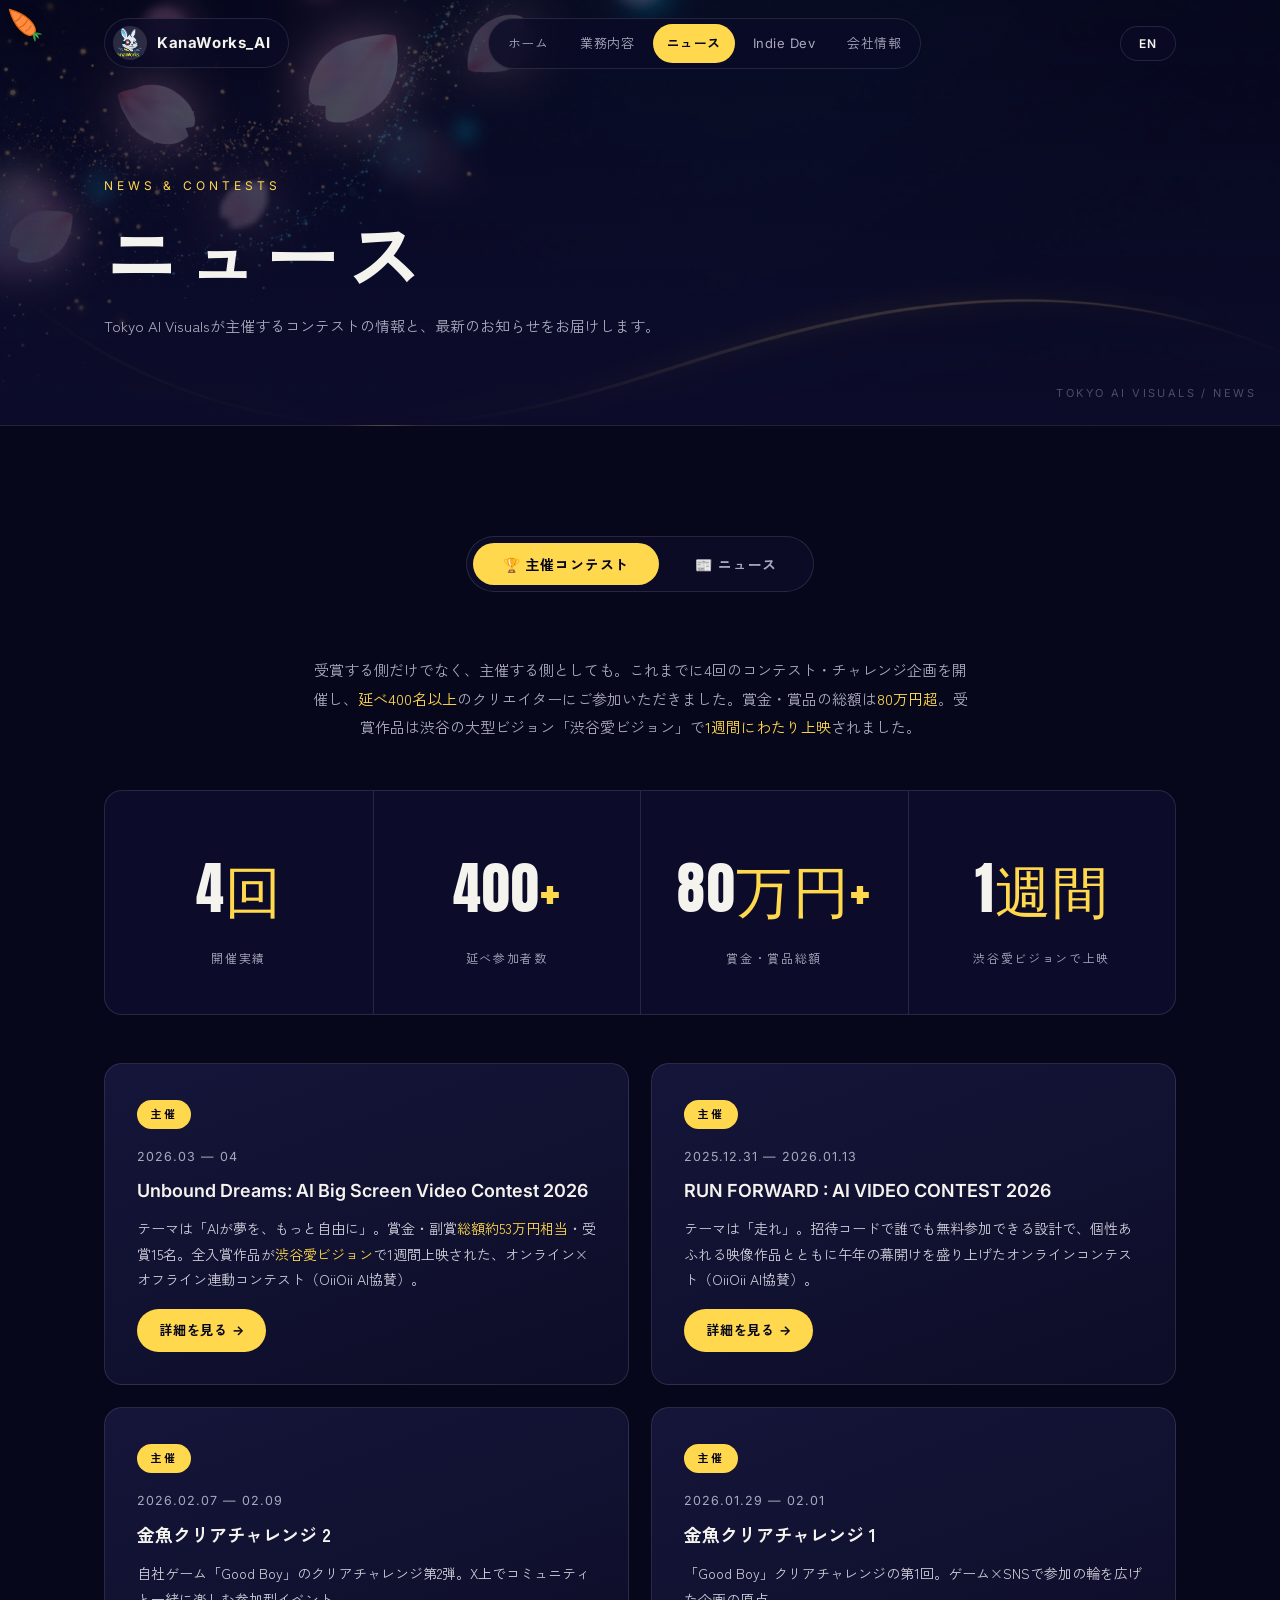
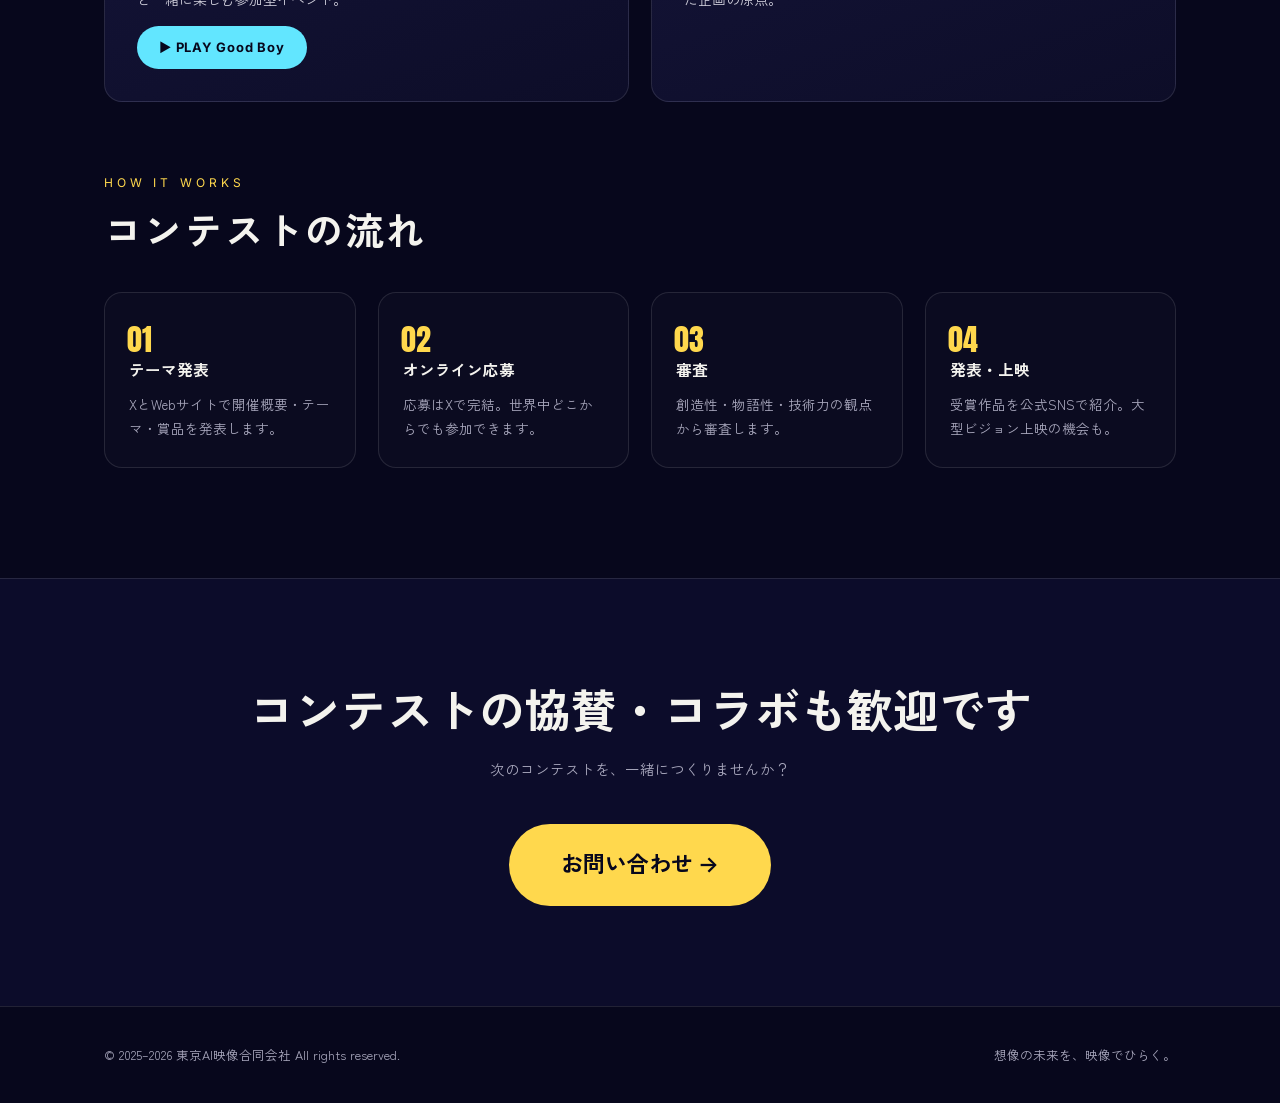
<file: news.html>
<!DOCTYPE html>
<html lang="ja" data-lang="jp">
<head>
<meta charset="UTF-8">
<meta name="viewport" content="width=device-width, initial-scale=1">
<title>ニュース・コンテスト | Tokyo AI Visuals</title>
<meta name="description" content="Tokyo AI Visualsの最新ニュースと、主催コンテスト情報。">
<meta property="og:image" content="https://www.tokyoaivisuals.com/assets/page-hero-bg.jpg">
<link rel="icon" href="assets/logo500.png">
<link rel="preconnect" href="https://fonts.googleapis.com">
<link rel="preconnect" href="https://fonts.gstatic.com" crossorigin>
<link href="https://fonts.googleapis.com/css2?family=Permanent+Marker&family=Anton&family=Zen+Kaku+Gothic+New:wght@300;400;500;700&family=Inter:wght@300;400;500;600;700&display=swap" rel="stylesheet">
<link rel="stylesheet" href="assets/style.css">
</head>
<body>

<div id="progress"></div>
<canvas id="fx"></canvas>
<div id="cursor"></div><div id="ring"></div>

<header>
  <div class="wrap nav">
    <a class="brand" href="index.html"><img src="assets/logo500.png" alt="KanaWorks_AI logo">KanaWorks_AI</a>
    <nav class="pill" id="navPill">
      <a href="index.html"><span class="jp">ホーム</span><span class="en">Home</span></a>
      <a href="services.html"><span class="jp">業務内容</span><span class="en">Services</span></a>
      <a href="news.html" class="active"><span class="jp">ニュース</span><span class="en">News</span></a>
      <a href="indie.html">Indie Dev</a>
      <a href="about.html"><span class="jp">会社情報</span><span class="en">About Us</span></a>
    </nav>
    <div style="display:flex;gap:8px;align-items:center">
      <button class="lang-btn" id="langBtn" onclick="toggleLang()">EN</button>
      <button class="menu-btn" onclick="document.getElementById('navPill').classList.toggle('open')">☰</button>
    </div>
  </div>
</header>

<section class="page-hero">
  <div class="wrap">
    <div class="num">NEWS &amp; CONTESTS</div>
    <h1><span class="jp">ニュース</span><span class="en">News &amp; Contests</span></h1>
    <p class="lead jp">Tokyo AI Visualsが主催するコンテストの情報と、最新のお知らせをお届けします。</p>
    <p class="lead en">The contests Tokyo AI Visuals hosts, plus the latest updates.</p>
  </div>
  <div class="crumb">Tokyo AI Visuals / News</div>
</section>

<section class="section">
  <div class="wrap">

    <div class="tabs reveal">
      <button data-tab="paneContest" class="on"><span class="jp">🏆 主催コンテスト</span><span class="en">🏆 Contests</span></button>
      <button data-tab="paneNews"><span class="jp">📰 ニュース</span><span class="en">📰 News</span></button>
    </div>

    <!-- NEWS PANE -->
    <div class="tab-pane" id="paneNews">
      <div class="news-list">
        <div class="news-item"><span class="date">2026.06.03</span><span class="cat"><span class="jp">受賞</span><span class="en">AWARD</span></span><span><span class="jp">Lovart「実務デザインコンテスト」にて優秀賞を受賞しました</span><span class="en">Won the Excellence Award at Lovart's Practical Design Contest</span></span></div>
        <div class="news-item"><span class="date">2026.05.14</span><span class="cat"><span class="jp">受賞</span><span class="en">AWARD</span></span><span><span class="jp">CapCut「AI座談会」にてベストクリエイティブ賞を受賞しました</span><span class="en">Won Best Creative Award at the CapCut AI Roundtable</span></span></div>
        <div class="news-item"><span class="date">2026.03.06</span><span class="cat"><span class="jp">放映</span><span class="en">SCREENING</span></span><span><span class="jp">渋谷愛ビジョンにて個人特集〈KANAWORKS_AI AI Video Gallery〉を1週間放映（毎晩20:08〜、テーマ：AI × 想像力 × 楽しさ）</span><span class="en">One-week solo feature "KANAWORKS_AI — AI Video Gallery" aired nightly at 20:08 on Shibuya Ai Vision</span></span></div>
        <div class="news-item"><span class="date">2026.02</span><span class="cat"><span class="jp">主催</span><span class="en">CONTEST</span></span><span><span class="jp">自社ゲーム「Good Boy」で「金魚クリアチャレンジ 1・2」を開催しました</span><span class="en">Hosted Goldfish Clear Challenges 1 &amp; 2 on our game "Good Boy"</span></span></div>
        <div class="news-item"><span class="date">2025.12.31</span><span class="cat"><span class="jp">主催</span><span class="en">CONTEST</span></span><span><span class="jp">「RUN FORWARD : AI VIDEO CONTEST 2026」を開催しました</span><span class="en">Hosted "RUN FORWARD : AI VIDEO CONTEST 2026"</span></span></div>
        <div class="news-item"><span class="date">2025.11.08</span><span class="cat"><span class="jp">出展</span><span class="en">EXHIBIT</span></span><span><span class="jp">「AIフェスティバル2025」（ベルサール秋葉原・ブース29）に出展しました</span><span class="en">Exhibited at AI Festival 2025, Bellesalle Akihabara (Booth #29)</span></span></div>
        <div class="news-item"><span class="date">2025.06.02</span><span class="cat"><span class="jp">放映</span><span class="en">SCREENING</span></span><span><span class="jp">AIショートフィルムが世界5都市・11スクリーンで計102回放映されました（Kling AIグローバルショーケース）</span><span class="en">Short film broadcast 102 times on 11 screens in 5 cities — Kling AI global showcase</span></span></div>
      </div>

      <div class="exhibit-grid">
        <div class="c-card tilt">
          <span class="badge ghost"><span class="jp">個人特集放映</span><span class="en">SOLO SCREENING</span></span>
          <div class="date">2026.03.06 — 03.12</div>
          <h4>KANAWORKS_AI ～<span class="hl">渋谷愛ビジョン</span>～ AI Video Gallery</h4>
          <p class="jp">渋谷の大型ビジョンにて個人作品特集を放映。毎晩20:08より1分間、テーマは「AI × 想像力 × 楽しさ」。</p>
          <p class="en">A featured solo presentation on Shibuya Ai Vision — aired nightly at 20:08. Theme: AI × Imagination × Fun.</p>
        </div>
        <div class="c-card tilt">
          <span class="badge ghost"><span class="jp">イベント出展</span><span class="en">EXHIBITION</span></span>
          <div class="date">2025.11.08</div>
          <h4><span class="jp">「AIフェスティバル2025」出展</span><span class="en">AI Festival 2025 — Exhibitor</span></h4>
          <p class="jp">ベルサール秋葉原で開催。ブース29にて、AI映像制作の最前線を直接お届けしました。</p>
          <p class="en">Booth #29 at Bellesalle Akihabara — sharing the front line of AI filmmaking in person.</p>
        </div>
      </div>
      <p class="works-note" style="text-align:center;margin-top:40px"><span class="jp">日々の最新情報は </span><span class="en">Daily updates on </span><a href="https://x.com/KanaWorks_AI" target="_blank" rel="noopener">X — @KanaWorks_AI</a></p>
    </div>

    <!-- CONTEST PANE -->
    <div class="tab-pane on" id="paneContest">
      <div class="sec-head" style="text-align:center;margin-bottom:48px">
        <p class="lead jp" style="margin:0 auto">受賞する側だけでなく、主催する側としても。これまでに4回のコンテスト・チャレンジ企画を開催し、<span style="color:var(--yellow)">延べ400名以上</span>のクリエイターにご参加いただきました。賞金・賞品の総額は<span style="color:var(--yellow)">80万円超</span>。受賞作品は渋谷の大型ビジョン「渋谷愛ビジョン」で<span style="color:var(--yellow)">1週間にわたり上映</span>されました。</p>
        <p class="lead en" style="margin:0 auto">Not just winning contests — hosting them. Four events to date, with <span style="color:var(--yellow)">400+ creators</span> taking part and <span style="color:var(--yellow)">over ¥800,000</span> in total prizes. Winning films were screened on the Shibuya Ai Vision billboard <span style="color:var(--yellow)">for a full week</span>.</p>
      </div>
      <div class="stats four" style="border:1px solid var(--line);border-radius:18px;overflow:hidden;margin-bottom:48px">
        <div class="wrap" style="padding:0">
          <div class="stat"><div class="num"><span class="cnt" data-n="4">0</span><span class="plus jp">回</span><span class="plus en">×</span></div><div class="label jp">開催実績</div><div class="label en">Contests hosted</div></div>
          <div class="stat"><div class="num"><span class="cnt" data-n="400">0</span><span class="plus">+</span></div><div class="label jp">延べ参加者数</div><div class="label en">Total participants</div></div>
          <div class="stat"><div class="num"><span class="cnt" data-n="80">0</span><span class="plus jp">万円+</span><span class="plus en">0K+</span></div><div class="label jp">賞金・賞品総額</div><div class="label en">Total prizes (¥)</div></div>
          <div class="stat"><div class="num"><span class="cnt" data-n="1">0</span><span class="plus jp">週間</span><span class="plus en">week</span></div><div class="label jp">渋谷愛ビジョンで上映</div><div class="label en">Screened in Shibuya</div></div>
        </div>
      </div>
      <div class="contest-grid">
        <a class="c-card tilt" href="contest-unbound-dreams.html" style="display:block">
          <span class="badge"><span class="jp">主催</span><span class="en">HOST</span></span>
          <div class="date">2026.03 — 04</div>
          <h4>Unbound Dreams: AI Big Screen Video Contest 2026</h4>
          <p class="jp">テーマは「AIが夢を、もっと自由に」。賞金・副賞<span class="hl">総額約53万円相当</span>・受賞15名。全入賞作品が<span class="hl">渋谷愛ビジョン</span>で1週間上映された、オンライン×オフライン連動コンテスト（OiiOii AI協賛）。</p>
          <p class="en">Theme: "Set dreams free with AI." <span class="hl">≈¥530,000 in prizes</span>, 15 winners — all screened for a week on the <span class="hl">Shibuya Ai Vision</span> billboard. Sponsored by OiiOii AI.</p>
          <span class="play-link" style="background:var(--yellow);margin-top:16px"><span class="jp">詳細を見る →</span><span class="en">Details →</span></span>
        </a>
        <a class="c-card tilt" href="contest-run-forward.html" style="display:block">
          <span class="badge"><span class="jp">主催</span><span class="en">HOST</span></span>
          <div class="date">2025.12.31 — 2026.01.13</div>
          <h4>RUN FORWARD : AI VIDEO CONTEST 2026</h4>
          <p class="jp">テーマは「走れ」。招待コードで誰でも無料参加できる設計で、個性あふれる映像作品とともに午年の幕開けを盛り上げたオンラインコンテスト（OiiOii AI協賛）。</p>
          <p class="en">Theme: "Run." Free to enter via invite codes — an online contest that kicked off the Year of the Horse with bold AI films. Sponsored by OiiOii AI.</p>
          <span class="play-link" style="background:var(--yellow);margin-top:16px"><span class="jp">詳細を見る →</span><span class="en">Details →</span></span>
        </a>
        <div class="c-card tilt">
          <span class="badge"><span class="jp">主催</span><span class="en">HOST</span></span>
          <div class="date">2026.02.07 — 02.09</div>
          <h4><span class="jp">金魚クリアチャレンジ 2</span><span class="en">Goldfish Clear Challenge 2</span></h4>
          <p class="jp">自社ゲーム「Good Boy」のクリアチャレンジ第2弾。X上でコミュニティと一緒に楽しむ参加型イベント。</p>
          <p class="en">Round two of the play-to-win challenge on our game "Good Boy," held with the community on X.</p>
          <a class="play-link magnet" href="https://kanaworksai-hue.github.io/GoodBoy/" target="_blank" rel="noopener">▶ PLAY Good Boy</a>
        </div>
        <div class="c-card tilt">
          <span class="badge"><span class="jp">主催</span><span class="en">HOST</span></span>
          <div class="date">2026.01.29 — 02.01</div>
          <h4><span class="jp">金魚クリアチャレンジ 1</span><span class="en">Goldfish Clear Challenge 1</span></h4>
          <p class="jp">「Good Boy」クリアチャレンジの第1回。ゲーム×SNSで参加の輪を広げた企画の原点。</p>
          <p class="en">The first "Good Boy" clear challenge — where our game × SNS format began.</p>
        </div>
      </div>

      <div class="sec-head" style="margin:70px 0 40px">
        <div class="num">HOW IT WORKS</div>
        <h2 style="font-size:clamp(24px,3.4vw,38px)"><span class="jp">コンテストの流れ</span><span class="en">How It Works</span></h2>
      </div>
      <div class="flow">
        <div class="fl-step">
          <h4><span class="jp">テーマ発表</span><span class="en">Theme Announced</span></h4>
          <p class="jp">XとWebサイトで開催概要・テーマ・賞品を発表します。</p>
          <p class="en">Theme, schedule and prizes announced on X and the website.</p>
        </div>
        <div class="fl-step">
          <h4><span class="jp">オンライン応募</span><span class="en">Enter Online</span></h4>
          <p class="jp">応募はXで完結。世界中どこからでも参加できます。</p>
          <p class="en">Entries via X — open to creators worldwide.</p>
        </div>
        <div class="fl-step">
          <h4><span class="jp">審査</span><span class="en">Judging</span></h4>
          <p class="jp">創造性・物語性・技術力の観点から審査します。</p>
          <p class="en">Judged on creativity, storytelling and technique.</p>
        </div>
        <div class="fl-step">
          <h4><span class="jp">発表・上映</span><span class="en">Winners &amp; Screening</span></h4>
          <p class="jp">受賞作品を公式SNSで紹介。大型ビジョン上映の機会も。</p>
          <p class="en">Winners featured on SNS — with big-screen screenings.</p>
        </div>
      </div>
    </div>

  </div>
</section>

<section class="cta-strip">
  <video class="bgv" autoplay muted loop playsinline src="assets/cta-bg.mp4"></video>
  <div class="bgshade"></div>
  <div class="wrap reveal">
    <h2><span class="jp">コンテストの協賛・コラボも歓迎です</span><span class="en">Sponsor or Co-host With Us</span></h2>
    <p class="jp">次のコンテストを、一緒につくりませんか？</p>
    <p class="en">Let's build the next contest together.</p>
    <a class="mail-btn magnet" href="about.html#contact"><span class="jp">お問い合わせ →</span><span class="en">Get in Touch →</span></a>
  </div>
</section>

<footer>
  <div class="wrap">
    <span class="jp">© 2025–2026 東京AI映像合同会社 All rights reserved.</span>
    <span class="en">© 2025–2026 Tokyo AI Visuals LLC. All rights reserved.</span>
    <span class="jp">想像の未来を、映像でひらく。</span>
    <span class="en">Exploring the future of generative cinema.</span>
  </div>
</footer>

<button id="toTop" aria-label="Back to top">↑</button>
<script src="assets/main.js"></script>
</body>
</html>
</file>
<file: assets/style.css>
:root{
  --bg:#07071c;
  --bg2:#0c0c2a;
  --panel:#11112f;
  --ink:#f4f3ee;
  --ink-soft:#a9a8bd;
  --line:#ffffff1c;
  --yellow:#ffd84d;
  --pink:#ff7ab8;
  --cyan:#62e6ff;
  --max:1120px;
  --sans:'Inter','Zen Kaku Gothic New',sans-serif;
  --jpf:'Zen Kaku Gothic New','Inter',sans-serif;
  --brush:'Permanent Marker',cursive;
  --display:'Anton',sans-serif;
}
*{margin:0;padding:0;box-sizing:border-box}
html{scroll-behavior:smooth}
body{background:var(--bg);color:var(--ink);font-family:var(--jpf);line-height:1.9;font-size:16px;-webkit-font-smoothing:antialiased;overflow-x:hidden}
img{max-width:100%;display:block}
a{color:inherit;text-decoration:none}
::selection{background:var(--yellow);color:#07071c}
[data-lang="jp"] .en{display:none!important}
[data-lang="en"] .jp{display:none!important}
.wrap{max-width:var(--max);margin:0 auto;padding:0 24px}

/* ---------- fluid canvas + cursor ---------- */
#fx{position:fixed;inset:0;width:100%;height:100%;z-index:60;pointer-events:none;mix-blend-mode:screen}
#cursor{position:fixed;z-index:70;width:46px;height:46px;pointer-events:none;transform-origin:9px 9px;will-change:transform}
#cursor svg{width:100%;height:100%;display:block;filter:drop-shadow(0 3px 7px #00000077)}
#ring{display:none}
body.cursor-on, body.cursor-on a, body.cursor-on button{cursor:none}
@media(hover:none){#cursor,#ring{display:none}}

/* ---------- nav ---------- */
header{position:fixed;top:18px;left:0;right:0;z-index:50;pointer-events:none}
.nav{display:flex;align-items:center;justify-content:space-between;pointer-events:auto}
.brand{display:flex;align-items:center;gap:10px;font-family:var(--sans);font-weight:700;font-size:15px;letter-spacing:.04em;background:#0b0b26cc;backdrop-filter:blur(12px);border:1px solid var(--line);border-radius:999px;padding:7px 18px 7px 8px}
.brand img{width:34px;height:34px;border-radius:50%;background:#fff2}
.pill{display:flex;gap:4px;align-items:center;background:#0b0b26cc;backdrop-filter:blur(12px);border:1px solid var(--line);border-radius:999px;padding:5px}
.pill a{font-family:var(--sans);font-size:13px;letter-spacing:.04em;color:var(--ink-soft);padding:7px 14px;border-radius:999px;transition:all .25s;white-space:nowrap}
.pill a:hover,.pill a.active{background:var(--yellow);color:#07071c;font-weight:600}
.lang-btn{border:1px solid var(--line);background:#0b0b26cc;backdrop-filter:blur(12px);border-radius:999px;padding:9px 18px;font-size:12px;cursor:pointer;font-family:var(--sans);font-weight:600;letter-spacing:.08em;color:var(--ink);transition:all .25s}
.lang-btn:hover{background:var(--yellow);color:#07071c;border-color:var(--yellow)}
.menu-btn{display:none;background:#0b0b26cc;border:1px solid var(--line);border-radius:999px;width:42px;height:42px;font-size:18px;cursor:pointer;color:var(--ink)}
@media(max-width:1020px){
  .pill{position:fixed;top:74px;right:24px;flex-direction:column;align-items:stretch;display:none;padding:10px}
  .pill.open{display:flex}
  .pill a{text-align:center}
  .menu-btn{display:block}
}

/* ---------- hero (home) ---------- */
.hero{position:relative;height:100svh;min-height:620px;overflow:hidden;display:flex;align-items:flex-end}
.hero video{position:absolute;inset:0;width:100%;height:100%;object-fit:cover;object-position:24% 50%}
.hero .shade{position:absolute;inset:0;background:linear-gradient(180deg,#07071c66 0%,#07071c10 35%,#07071cd9 88%,var(--bg) 100%)}
.hero-inner{position:relative;z-index:2;width:100%;padding-bottom:9vh;text-align:center}
.hero .kicker{font-family:var(--sans);font-size:13px;letter-spacing:.4em;color:var(--yellow);text-transform:uppercase;margin-bottom:14px;display:flex;align-items:center;justify-content:center;gap:14px}
.hero .kicker::before,.hero .kicker::after{content:"";width:46px;height:2px;background:var(--yellow);display:inline-block}
.hero h1{font-family:var(--brush);font-weight:400;font-size:clamp(48px,8.5vw,112px);line-height:1.02;text-shadow:0 6px 40px #000000aa;will-change:transform}
.hero h1 .l2{display:block;margin-left:.8em}
.hero .sub{margin-top:22px;font-size:clamp(15px,2vw,19px);color:#e8e7f2;max-width:640px;margin-left:auto;margin-right:auto;text-shadow:0 2px 16px #000}
.hero .titles{margin-top:10px;font-family:var(--sans);font-size:13.5px;color:var(--ink-soft);letter-spacing:.05em}
.hero .titles b{color:var(--yellow);font-weight:600}
.hero-cta{margin-top:34px;display:flex;gap:14px;flex-wrap:wrap;justify-content:center}
.btn{position:relative;display:inline-block;padding:14px 34px;border-radius:999px;font-size:14px;letter-spacing:.08em;font-family:var(--sans);font-weight:600;transition:transform .2s ease,background .25s,color .25s;will-change:transform}
.btn-primary{background:var(--yellow);color:#07071c}
.btn-primary:hover{background:#fff}
.btn-ghost{border:1.5px solid #ffffff55;color:var(--ink);backdrop-filter:blur(6px)}
.btn-ghost:hover{border-color:var(--yellow);color:var(--yellow)}
.scroll-hint{position:absolute;right:32px;bottom:30px;z-index:3;font-family:var(--sans);font-size:11px;letter-spacing:.3em;color:#ffffff99;writing-mode:vertical-rl;display:flex;align-items:center;gap:10px}
.scroll-hint::after{content:"";width:1px;height:54px;background:linear-gradient(180deg,var(--yellow),transparent);animation:drip 1.8s ease-in-out infinite}
@keyframes drip{0%{transform:scaleY(0);transform-origin:top}45%{transform:scaleY(1);transform-origin:top}55%{transform:scaleY(1);transform-origin:bottom}100%{transform:scaleY(0);transform-origin:bottom}}

/* ---------- page hero (sub pages) ---------- */
.page-hero{position:relative;padding:175px 0 85px;background:linear-gradient(180deg,#07071cb3 0%,#0c0c2acc 70%,var(--bg2) 100%),url("page-hero-bg.jpg") center/cover no-repeat,var(--bg2);border-bottom:1px solid var(--line);overflow:hidden}
.page-hero .num{font-family:var(--sans);font-size:12px;letter-spacing:.34em;color:var(--yellow);text-transform:uppercase}
.page-hero h1{font-family:var(--display);font-size:clamp(40px,7vw,76px);letter-spacing:.03em;text-transform:uppercase;line-height:1.12;margin-top:12px}
.page-hero h1 .jp{font-family:var(--jpf);font-weight:700;letter-spacing:.06em}
.page-hero .lead{margin-top:16px;color:var(--ink-soft);max-width:680px;font-size:15px}
.page-hero .crumb{position:absolute;right:24px;bottom:22px;font-family:var(--sans);font-size:11px;letter-spacing:.22em;color:#ffffff44;text-transform:uppercase}

/* ---------- stats ---------- */
.stats{position:relative;border-top:1px solid var(--line);border-bottom:1px solid var(--line);background:var(--bg2)}
.stats .wrap{display:grid;grid-template-columns:repeat(5,1fr)}
.stat{padding:44px 12px;text-align:center;position:relative;overflow:hidden;transition:background .3s;border-left:1px solid var(--line)}
.stat:hover{background:#ffffff08}
.stat:first-child{border-left:none}
.stat .num{font-family:var(--display);font-size:clamp(34px,5vw,56px);letter-spacing:.02em;color:var(--ink)}
.stat .num .plus{color:var(--yellow)}
.stat .label{font-size:12px;letter-spacing:.14em;color:var(--ink-soft);margin-top:6px}
@media(max-width:900px){
  .stats .wrap{grid-template-columns:1fr 1fr}
  .stat{border-left:none;padding:34px 12px}
  .stat:nth-child(even){border-left:1px solid var(--line)}
  .stat:nth-child(n+3){border-top:1px solid var(--line)}
  .stat:nth-child(5){grid-column:1/-1}
}

/* ---------- sections ---------- */
.section{padding:110px 0;position:relative}
.section.alt{background:var(--bg2)}
.sec-head{margin-bottom:56px}
.sec-head .num{font-family:var(--sans);font-size:12px;letter-spacing:.34em;color:var(--yellow)}
.sec-head h2{font-family:var(--display);font-size:clamp(34px,5vw,58px);letter-spacing:.03em;margin-top:12px;text-transform:uppercase;line-height:1.15}
.sec-head h2 .jp{font-family:var(--jpf);font-weight:700;letter-spacing:.06em}
.sec-head .lead{margin-top:16px;color:var(--ink-soft);max-width:660px;font-size:15px}

/* about */
.about-grid{display:grid;grid-template-columns:1.1fr .9fr;gap:64px;align-items:start}
.about-grid p{margin-bottom:20px;color:#cfceda;font-size:15.5px}
.about-grid p b{color:var(--ink);font-weight:600}
.about-grid p .hl{color:var(--yellow)}
.profile-card{background:linear-gradient(160deg,#15153a,#0d0d28);border:1px solid var(--line);border-radius:18px;padding:34px;transform-style:preserve-3d;will-change:transform}
.profile-card .ph{aspect-ratio:1/1;border-radius:12px;overflow:hidden;background:radial-gradient(circle at 30% 20%,#23235c,#0d0d28);display:flex;align-items:center;justify-content:center;margin-bottom:26px}
.profile-card .ph img{width:78%;height:78%;object-fit:contain;filter:drop-shadow(0 14px 34px #00000099);transition:transform .4s}
.profile-card:hover .ph img{transform:scale(1.07) rotate(-3deg)}
.profile-card dl{font-size:14px}
.profile-card dt{font-size:11px;letter-spacing:.2em;color:var(--yellow);margin-top:16px;font-family:var(--sans)}
.profile-card dd{color:var(--ink);margin-top:2px}
.tools{margin-top:24px;display:flex;flex-wrap:wrap;gap:8px}
.chip{font-family:var(--sans);font-size:12px;border:1px solid var(--line);border-radius:999px;padding:5px 14px;color:var(--ink-soft);transition:all .25s}
.chip:hover{border-color:var(--cyan);color:var(--cyan);transform:translateY(-2px)}
@media(max-width:860px){.about-grid{grid-template-columns:1fr}}

/* showcase */
.showcase{display:grid;grid-template-columns:1fr 1.05fr;gap:52px;align-items:center}
.showcase .txt h3{font-family:var(--jpf);font-weight:700;font-size:clamp(20px,2.6vw,27px);line-height:1.6;margin-bottom:20px}
[data-lang="en"] .showcase .txt h3{font-family:var(--sans)}
.showcase .txt p{color:#cfceda;font-size:15px;margin-bottom:14px}
.showcase .hl-y{color:var(--yellow)}
.showcase .hl-p{color:var(--pink)}
.city-tags{display:flex;flex-wrap:wrap;gap:8px;margin:18px 0 6px}
.city-tags span{font-family:var(--sans);font-size:12px;letter-spacing:.1em;border:1px solid var(--line);border-radius:999px;padding:5px 14px;color:var(--ink-soft);transition:all .25s}
.city-tags span:hover{border-color:var(--pink);color:var(--pink);transform:translateY(-2px)}
@media(max-width:860px){.showcase{grid-template-columns:1fr}}

/* video cards */
.video-grid{display:grid;grid-template-columns:repeat(3,1fr);gap:22px;perspective:1100px}
.video-grid.duo{grid-template-columns:1fr;gap:22px}
@media(max-width:860px){.video-grid{grid-template-columns:1fr 1fr}}
@media(max-width:580px){.video-grid{grid-template-columns:1fr}}
.yt{position:relative;aspect-ratio:16/9;border-radius:14px;overflow:hidden;background:#000;cursor:pointer;border:1px solid var(--line);transform-style:preserve-3d;will-change:transform;transition:border-color .3s,box-shadow .3s}
.yt:hover{border-color:#ffd84d66;box-shadow:0 18px 50px #00000088,0 0 0 1px #ffd84d33}
.yt img{width:100%;height:100%;object-fit:cover;opacity:.85;transition:transform .5s,opacity .3s}
.yt:hover img{transform:scale(1.06);opacity:1}
.yt .glare{position:absolute;inset:0;background:radial-gradient(420px circle at var(--gx,50%) var(--gy,50%),#ffffff2e,transparent 42%);opacity:0;transition:opacity .3s;pointer-events:none}
.yt:hover .glare{opacity:1}
.yt .play{position:absolute;inset:0;margin:auto;width:60px;height:60px;border-radius:50%;background:#07071cd0;border:1.5px solid #ffd84d88;display:flex;align-items:center;justify-content:center;transition:all .25s;pointer-events:none}
.yt:hover .play{background:var(--yellow);transform:scale(1.12)}
.yt .play svg{width:20px;height:20px;fill:var(--yellow);margin-left:3px;transition:fill .25s}
.yt:hover .play svg{fill:#07071c}
.yt iframe{position:absolute;inset:0;width:100%;height:100%;border:0}
.works-note{margin-top:30px;font-size:13.5px;color:var(--ink-soft)}
.works-note a{color:var(--yellow);border-bottom:1px solid currentColor}

/* awards */
.awards-list{border-top:1px solid var(--line)}
.award{display:grid;grid-template-columns:110px 1fr auto;gap:20px;padding:20px 14px;border-bottom:1px solid var(--line);align-items:baseline;font-size:14.5px;position:relative;transition:background .3s,padding-left .3s}
.award:hover{background:#ffffff07;padding-left:26px}
.award::before{content:"";position:absolute;left:0;top:0;bottom:0;width:3px;background:var(--yellow);transform:scaleY(0);transition:transform .3s}
.award:hover::before{transform:scaleY(1)}
.award .date{font-family:var(--sans);color:var(--ink-soft);font-size:13px;letter-spacing:.05em}
.award .prize{font-family:var(--sans);font-size:12px;letter-spacing:.08em;color:var(--yellow);white-space:nowrap}
.award .name b{font-weight:600}
@media(max-width:580px){.award{grid-template-columns:1fr;gap:2px}}
.awards-more{margin-top:26px;font-size:13px;color:var(--ink-soft)}

/* exhibits & contest cards */
.exhibit-grid{display:grid;grid-template-columns:1fr 1fr;gap:22px;margin-top:56px}
.contest-grid{display:grid;grid-template-columns:1fr 1fr;gap:22px;perspective:1100px}
@media(max-width:760px){.exhibit-grid,.contest-grid{grid-template-columns:1fr}}
.c-card{background:linear-gradient(160deg,#15153a,#0d0d28);border:1px solid var(--line);border-radius:18px;padding:32px;position:relative;transform-style:preserve-3d;will-change:transform;transition:border-color .3s,box-shadow .3s}
.c-card:hover{border-color:#ffd84d55;box-shadow:0 18px 50px #00000077}
.c-card .badge{display:inline-block;font-family:var(--sans);font-size:11px;font-weight:700;letter-spacing:.18em;background:var(--yellow);color:#07071c;border-radius:999px;padding:4px 14px;margin-bottom:16px}
.c-card .badge.ghost{background:transparent;border:1px solid #ffd84d88;color:var(--yellow)}
.c-card .date{font-family:var(--sans);font-size:12.5px;letter-spacing:.08em;color:var(--ink-soft);margin-bottom:8px}
.c-card h4{font-family:var(--sans);font-weight:600;font-size:18px;line-height:1.5;margin-bottom:12px}
.c-card h4 .jp{font-family:var(--jpf);font-weight:700}
.c-card p{font-size:14px;color:#cfceda;line-height:1.85}
.c-card .hl{color:var(--yellow)}

/* explore cards (home) */
.explore-grid{display:grid;grid-template-columns:1fr 1fr;gap:22px;perspective:1100px}
@media(max-width:760px){.explore-grid{grid-template-columns:1fr}}
.x-card{display:block;background:linear-gradient(160deg,#15153a,#0d0d28);border:1px solid var(--line);border-radius:18px;padding:34px;position:relative;overflow:hidden;transform-style:preserve-3d;will-change:transform;transition:border-color .3s,box-shadow .3s}
.x-card:hover{border-color:#ffd84d55;box-shadow:0 18px 50px #00000077}
.x-card .x-num{font-family:var(--sans);font-size:11px;letter-spacing:.3em;color:var(--yellow)}
.x-card h3{font-family:var(--display);font-size:26px;letter-spacing:.03em;text-transform:uppercase;margin:10px 0 8px}
.x-card h3 .jp{font-family:var(--jpf);font-weight:700}
.x-card p{font-size:14px;color:var(--ink-soft);max-width:90%}
.x-card .arrow{position:absolute;right:28px;bottom:24px;font-family:var(--sans);font-size:22px;color:var(--yellow);transition:transform .3s}
.x-card:hover .arrow{transform:translateX(8px)}

/* partner wall (static, dignified) */
.partner-wall{display:grid;gap:38px}
.partner-group .tag{font-family:var(--sans);font-size:11px;letter-spacing:.26em;color:var(--yellow);text-transform:uppercase;margin-bottom:14px}
.partner-names{display:flex;flex-wrap:wrap;gap:10px 12px}
.partner-names span{font-family:var(--sans);font-size:15.5px;font-weight:500;color:#e6e5f0;border:1px solid var(--line);border-radius:10px;padding:12px 24px;background:#ffffff05;transition:all .25s;will-change:transform}
.partner-names span:hover{border-color:var(--yellow);color:var(--yellow);transform:translateY(-3px);box-shadow:0 10px 26px #00000055}

/* mixed video layouts (16:9 + 9:16 shorts) */
.yt.vert{aspect-ratio:9/16}
.vid2{display:grid;grid-template-columns:1fr 1fr;gap:18px;perspective:1100px}
.vid3{display:grid;grid-template-columns:repeat(3,1fr);gap:18px;margin-top:18px;perspective:1100px}
.ads-grid{display:grid;grid-template-columns:1fr 1fr .62fr;gap:18px;perspective:1100px}
.ads-grid .yt.vert{grid-column:3;grid-row:1/3;aspect-ratio:auto;height:100%}
@media(max-width:680px){
  .vid2,.vid3{grid-template-columns:1fr}
  .vid3{grid-template-columns:1fr 1fr}
  .ads-grid{grid-template-columns:1fr 1fr}
  .ads-grid .yt.vert{grid-column:auto;grid-row:auto;aspect-ratio:9/16;height:auto}
}
.svc-grid.six{grid-template-columns:repeat(3,1fr)}
@media(max-width:980px){.svc-grid.six{grid-template-columns:1fr 1fr}}
@media(max-width:560px){.svc-grid.six{grid-template-columns:1fr}}

/* collab marquee */
.marquee{overflow:hidden;border-top:1px solid var(--line);border-bottom:1px solid var(--line);padding:26px 0;position:relative}
.marquee+.marquee{border-top:none}
.mq-track{display:flex;gap:18px;width:max-content;animation:mq 36s linear infinite}
.marquee.rev .mq-track{animation-direction:reverse}
.marquee:hover .mq-track{animation-play-state:paused}
@keyframes mq{from{transform:translateX(0)}to{transform:translateX(-50%)}}
.mq-track span{font-family:var(--sans);font-size:17px;font-weight:500;color:#dddcec;border:1px solid var(--line);border-radius:999px;padding:10px 26px;white-space:nowrap;transition:all .25s}
.mq-track span:hover{border-color:var(--yellow);color:var(--yellow)}
.collab-note{text-align:center;color:var(--ink-soft);font-size:14px;margin-top:34px}

/* company */
.company-grid{display:grid;grid-template-columns:1fr 1fr;gap:60px;align-items:start}
.company-table{border-top:2px solid var(--yellow)}
.company-table .row{display:grid;grid-template-columns:140px 1fr;border-bottom:1px solid var(--line);padding:18px 6px;font-size:14.5px;gap:12px;transition:background .3s}
.company-table .row:hover{background:#ffffff06}
.company-table .k{font-family:var(--sans);font-size:11.5px;letter-spacing:.16em;color:var(--ink-soft);padding-top:4px}
.company-table .v{line-height:1.85;color:#dddcec}
.company-msg{background:linear-gradient(160deg,#15153a,#0d0d28);border:1px solid var(--line);border-radius:18px;padding:42px}
.company-msg h3{font-family:var(--jpf);font-weight:700;font-size:19px;margin-bottom:18px;color:var(--yellow)}
[data-lang="en"] .company-msg h3{font-family:var(--sans)}
.company-msg p{font-size:14.5px;color:#cfceda;margin-bottom:14px}
.company-msg .sign{margin-top:24px;font-size:14px;text-align:right;color:var(--ink)}
@media(max-width:860px){.company-grid{grid-template-columns:1fr}}

/* contact */
.contact{text-align:center;padding:140px 0 120px;position:relative;overflow:hidden}
.contact .bigword{position:absolute;inset:auto 0 -2%;font-family:var(--display);font-size:clamp(80px,16vw,230px);letter-spacing:.02em;color:#ffffff06;text-transform:uppercase;line-height:1;pointer-events:none;white-space:nowrap;text-align:center}
.contact h2{font-family:var(--brush);font-size:clamp(30px,5.5vw,58px);line-height:1.25}
.contact h2 .jp{font-family:var(--jpf);font-weight:700}
.contact .lead{margin:20px auto 0;max-width:580px;color:var(--ink-soft);font-size:15px}
.mail-btn{display:inline-block;margin-top:42px;font-family:var(--sans);font-weight:600;font-size:clamp(16px,2.6vw,22px);background:var(--yellow);color:#07071c;border-radius:999px;padding:20px 52px;transition:transform .2s ease,background .25s;will-change:transform}
.mail-btn:hover{background:#fff}
.contact .mail2{display:block;margin-top:18px;font-size:13px;color:var(--ink-soft)}
.contact .mail2 a{border-bottom:1px solid var(--line);transition:color .2s}
.contact .mail2 a:hover{color:var(--yellow)}
.socials{margin-top:44px;display:flex;gap:14px;justify-content:center}
.socials a{width:50px;height:50px;border:1px solid var(--line);border-radius:50%;display:flex;align-items:center;justify-content:center;transition:all .25s;will-change:transform}
.socials a:hover{border-color:var(--yellow);background:var(--yellow);transform:translateY(-4px)}
.socials svg{width:19px;height:19px;fill:var(--ink-soft);transition:fill .25s}
.socials a:hover svg{fill:#07071c}

/* cta strip (home) */
.cta-strip{text-align:center;padding:100px 0;position:relative;overflow:hidden;background:var(--bg2);border-top:1px solid var(--line)}
.cta-strip .bgv{position:absolute;inset:0;width:100%;height:100%;object-fit:cover;opacity:.55;pointer-events:none}
.cta-strip .bgshade{position:absolute;inset:0;background:linear-gradient(180deg,#0c0c2ad9 0%,#0c0c2a80 50%,#0c0c2ad9 100%);pointer-events:none}
.cta-strip .wrap{position:relative;z-index:2}
.cta-strip h2{font-family:var(--brush);font-size:clamp(26px,4.5vw,46px);line-height:1.3}
.cta-strip h2 .jp{font-family:var(--jpf);font-weight:700}
.cta-strip p{margin-top:12px;color:var(--ink-soft);font-size:14.5px}

/* footer */
footer{border-top:1px solid var(--line);padding:36px 0;font-size:12.5px;color:var(--ink-soft)}
footer .wrap{display:flex;justify-content:space-between;flex-wrap:wrap;gap:10px}

/* stats variant: 4 columns */
.stats.four .wrap{grid-template-columns:repeat(4,1fr)}
@media(max-width:900px){.stats.four .wrap{grid-template-columns:1fr 1fr}.stats.four .stat:nth-child(5){grid-column:auto}}

/* timeline */
.timeline{position:relative;margin-top:10px;border-left:2px solid var(--line);padding-left:34px;max-width:760px}
.tl-item{position:relative;padding-bottom:36px}
.tl-item:last-child{padding-bottom:0}
.tl-item::before{content:"";position:absolute;left:-42px;top:9px;width:12px;height:12px;border-radius:50%;background:var(--bg);border:2.5px solid var(--yellow);transition:background .3s,transform .3s}
.tl-item:hover::before{background:var(--yellow);transform:scale(1.25)}
.tl-date{font-family:var(--sans);font-size:12.5px;letter-spacing:.12em;color:var(--yellow)}
.tl-item h4{font-family:var(--jpf);font-weight:700;font-size:16.5px;margin:4px 0 6px}
[data-lang="en"] .tl-item h4{font-family:var(--sans);font-weight:600}
.tl-item p{font-size:14px;color:var(--ink-soft);line-height:1.85}

/* service cards */
.svc-grid{display:grid;grid-template-columns:repeat(4,1fr);gap:22px;perspective:1100px}
.svc-grid.five{grid-template-columns:repeat(5,1fr);gap:16px}
@media(max-width:980px){.svc-grid,.svc-grid.five{grid-template-columns:1fr 1fr}}
@media(max-width:560px){.svc-grid,.svc-grid.five{grid-template-columns:1fr}}
a.svc{display:block}
.svc{background:linear-gradient(160deg,#15153a,#0d0d28);border:1px solid var(--line);border-radius:18px;padding:30px 26px;transition:border-color .3s,box-shadow .3s,transform .3s;transform-style:preserve-3d;will-change:transform}
.svc:hover{border-color:#62e6ff55;box-shadow:0 18px 50px #00000077}
.svc .ico{font-size:30px;line-height:1;margin-bottom:18px}
.svc h4{font-family:var(--jpf);font-weight:700;font-size:16px;margin-bottom:10px}
[data-lang="en"] .svc h4{font-family:var(--sans);font-weight:600}
.svc p{font-size:13.5px;color:var(--ink-soft);line-height:1.8}

/* process flow */
.flow{display:grid;grid-template-columns:repeat(4,1fr);gap:22px;counter-reset:fl}
@media(max-width:860px){.flow{grid-template-columns:1fr 1fr}}
@media(max-width:560px){.flow{grid-template-columns:1fr}}
.fl-step{position:relative;border:1px solid var(--line);border-radius:18px;padding:62px 24px 26px;background:#ffffff05;transition:border-color .3s}
.fl-step:hover{border-color:#ffd84d55}
.fl-step::before{counter-increment:fl;content:"0" counter(fl);position:absolute;top:18px;left:22px;font-family:var(--display);font-size:30px;color:var(--yellow)}
.fl-step h4{font-family:var(--jpf);font-weight:700;font-size:15.5px;margin-bottom:8px}
[data-lang="en"] .fl-step h4{font-family:var(--sans);font-weight:600}
.fl-step p{font-size:13.5px;color:var(--ink-soft);line-height:1.8}

/* philosophy quote */
.quote-block{padding:30px 0 0}
.quote-block .q{font-family:var(--jpf);font-weight:700;font-size:clamp(19px,2.8vw,28px);line-height:2;max-width:840px}
[data-lang="en"] .quote-block .q{font-family:var(--sans);font-weight:500}
.quote-block .q em{font-style:normal;color:var(--yellow)}

/* news list */
.news-list{border-top:1px solid var(--line)}
.news-item{display:grid;grid-template-columns:120px 110px 1fr;gap:18px;padding:19px 14px;border-bottom:1px solid var(--line);align-items:baseline;font-size:14.5px;position:relative;transition:background .3s,padding-left .3s}
.news-item:hover{background:#ffffff07;padding-left:26px}
.news-item::before{content:"";position:absolute;left:0;top:0;bottom:0;width:3px;background:var(--cyan);transform:scaleY(0);transition:transform .3s}
.news-item:hover::before{transform:scaleY(1)}
.news-item .date{font-family:var(--sans);color:var(--ink-soft);font-size:13px;letter-spacing:.05em}
.news-item .cat{font-family:var(--sans);font-size:11px;letter-spacing:.14em;color:var(--cyan);text-transform:uppercase}
@media(max-width:580px){.news-item{grid-template-columns:1fr;gap:2px}}

/* scroll progress bar */
#progress{position:fixed;top:0;left:0;height:3px;width:0;background:linear-gradient(90deg,var(--yellow),var(--pink),var(--cyan));z-index:90;transition:width .1s linear;border-radius:0 3px 3px 0}

/* back to top */
#toTop{position:fixed;right:26px;bottom:26px;z-index:65;width:48px;height:48px;border-radius:50%;border:1px solid var(--line);background:#0b0b26d9;backdrop-filter:blur(8px);color:var(--yellow);font-size:17px;cursor:pointer;opacity:0;pointer-events:none;transition:opacity .3s,transform .3s,background .25s;transform:translateY(12px)}
#toTop.show{opacity:1;pointer-events:auto;transform:none}
#toTop:hover{background:var(--yellow);color:#07071c}

/* anchor offset */
section[id]{scroll-margin-top:90px}

/* tabs */
.tabs{display:flex;gap:6px;background:#0b0b26;border:1px solid var(--line);border-radius:999px;padding:6px;width:max-content;max-width:100%;margin:0 auto 64px}
.tabs button{font-family:var(--sans);font-weight:600;font-size:14px;letter-spacing:.06em;padding:11px 30px;border-radius:999px;border:0;background:transparent;color:var(--ink-soft);cursor:pointer;transition:all .25s;white-space:nowrap}
.tabs button:hover{color:var(--ink)}
.tabs button.on{background:var(--yellow);color:#07071c}
.tab-pane{display:none}
.tab-pane.on{display:block;animation:fadeUp .5s ease}
@keyframes fadeUp{from{opacity:0;transform:translateY(16px)}to{opacity:1;transform:none}}

/* service detail blocks */
.svc-block{display:grid;grid-template-columns:.85fr 1.15fr;gap:54px;align-items:start;padding:84px 0;border-top:1px solid var(--line)}
.svc-block.first{border-top:none;padding-top:30px}
.svc-block.flip .txt{order:2}
@media(max-width:880px){.svc-block{grid-template-columns:1fr;gap:34px}.svc-block.flip .txt{order:0}}
.svc-block .tagno{font-family:var(--display);font-size:15px;color:var(--yellow);letter-spacing:.2em}
.svc-block h3{font-family:var(--jpf);font-weight:700;font-size:clamp(22px,3vw,30px);line-height:1.5;margin-top:8px}
[data-lang="en"] .svc-block h3{font-family:var(--sans);font-weight:600}
.svc-block .txt p{color:#cfceda;font-size:15px;margin:16px 0 0;line-height:1.95}
.points{list-style:none;margin-top:18px}
.points li{position:relative;padding-left:22px;font-size:14px;color:var(--ink-soft);margin-bottom:9px;line-height:1.8}
.points li::before{content:"";position:absolute;left:0;top:11px;width:10px;height:10px;background:linear-gradient(135deg,var(--yellow),var(--pink));border-radius:2px;transform:rotate(45deg)}
.svc-block .clients{margin-top:20px;display:flex;flex-wrap:wrap;gap:8px}

/* playable game link */
.play-link{display:inline-block;margin-top:14px;font-family:var(--sans);font-size:13px;font-weight:700;letter-spacing:.06em;color:#07071c;background:var(--cyan);border-radius:999px;padding:9px 22px;transition:transform .2s,background .25s;will-change:transform}
.play-link:hover{background:#fff;transform:translateY(-3px)}
.game-meta{padding:18px 4px 0}
.game-meta h4{font-family:var(--sans);font-weight:600;font-size:16px}
.game-meta h4 .jp{font-family:var(--jpf);font-weight:700}

/* X showcase panel */
.x-showcase{display:grid;grid-template-columns:1fr 1fr;gap:46px;align-items:center}
@media(max-width:880px){.x-showcase{grid-template-columns:1fr}}
.x-panel{position:relative;border-radius:20px;background:radial-gradient(480px 300px at 80% -10%,#23235e88,transparent),linear-gradient(160deg,#000005,#0d0d28);border:1px solid var(--line);padding:46px 40px;text-align:center;overflow:hidden;transform-style:preserve-3d;will-change:transform}
.x-panel .xmark{width:58px;height:58px;margin:0 auto 18px;fill:var(--ink)}
.x-panel .handle{font-family:var(--sans);font-weight:700;font-size:clamp(20px,2.6vw,26px)}
.x-panel .handle span{color:var(--yellow)}
.x-panel .xname{font-size:14px;color:var(--ink-soft);margin-top:4px}
.x-panel .xtags{display:flex;flex-wrap:wrap;gap:8px;justify-content:center;margin-top:22px}
.x-panel .follow{display:inline-block;margin-top:26px;font-family:var(--sans);font-weight:700;font-size:15px;background:var(--ink);color:#07071c;border-radius:999px;padding:13px 38px;transition:background .25s,transform .2s;will-change:transform}
.x-panel .follow:hover{background:var(--yellow)}

/* contact form */
.form-wrap{max-width:760px;margin:0 auto}
.form-grid{display:grid;grid-template-columns:1fr 1fr;gap:18px}
.form-grid .full{grid-column:1/-1}
@media(max-width:640px){.form-grid{grid-template-columns:1fr}}
.field label{display:block;font-family:var(--sans);font-size:11.5px;letter-spacing:.16em;color:var(--yellow);margin-bottom:8px;text-transform:uppercase}
.field input,.field select,.field textarea{width:100%;background:#0b0b26;border:1px solid var(--line);border-radius:12px;color:var(--ink);font-family:var(--jpf);font-size:14.5px;padding:14px 16px;outline:none;transition:border-color .25s,box-shadow .25s;appearance:none}
.field input:focus,.field select:focus,.field textarea:focus{border-color:var(--yellow);box-shadow:0 0 0 3px #ffd84d22}
.field textarea{min-height:150px;resize:vertical}
.field select{background-image:url("data:image/svg+xml,%3Csvg xmlns='http://www.w3.org/2000/svg' width='10' height='6'%3E%3Cpath d='M0 0l5 6 5-6z' fill='%23ffd84d'/%3E%3C/svg%3E");background-repeat:no-repeat;background-position:right 16px center}
.form-actions{margin-top:26px;text-align:center}
.form-note{font-size:12.5px;color:var(--ink-soft);margin-top:14px;text-align:center}
.copy-mail{background:none;border:none;color:var(--cyan);cursor:pointer;font-size:12.5px;font-family:var(--jpf);border-bottom:1px solid currentColor;padding:0}

/* fluid text letters */
.fl{font-style:normal;display:inline-block;will-change:transform}

/* reveal */
.reveal{opacity:0;transform:translateY(36px);transition:opacity .8s cubic-bezier(.2,.7,.2,1),transform .8s cubic-bezier(.2,.7,.2,1)}
.reveal.on{opacity:1;transform:none}
.reveal.d1{transition-delay:.08s}.reveal.d2{transition-delay:.16s}.reveal.d3{transition-delay:.24s}
@media (prefers-reduced-motion: reduce){
  .reveal{opacity:1;transform:none;transition:none}
  #fx,#cursor,#ring{display:none}
  .mq-track{animation:none}
}
</file>
